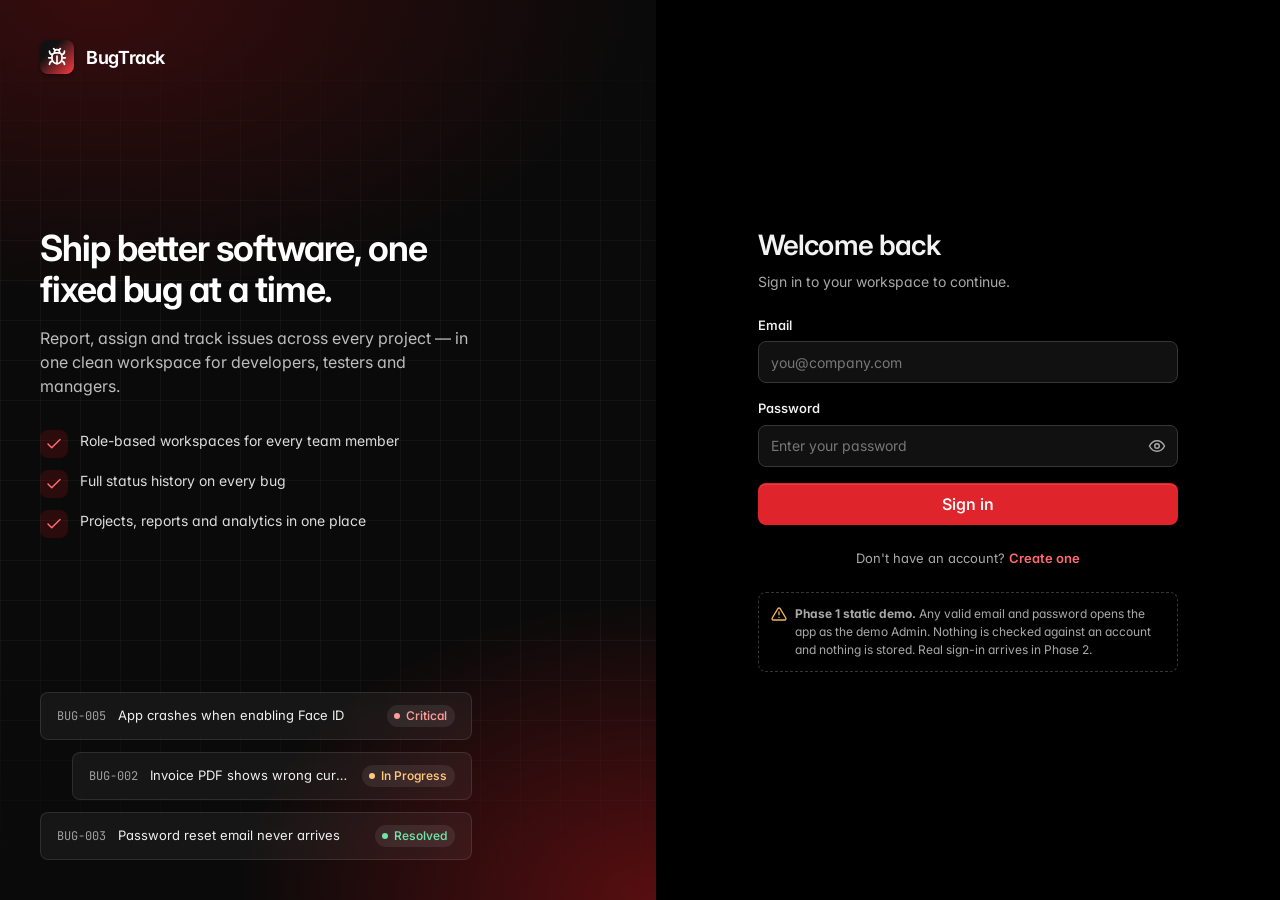
<file: index.html>
<!DOCTYPE html>
<html lang="en">
<head>
  <meta charset="UTF-8">
  <meta name="viewport" content="width=device-width, initial-scale=1.0">
  <title>BugTrack</title>
  <link rel="icon" href="assets/icons/favicon.svg" type="image/svg+xml">
  <!-- Entry point: Phase 1 has no sessions, so every visit starts at the login page. -->
  <meta http-equiv="refresh" content="0; url=pages/login.html">
</head>
<body>
  <p><a href="pages/login.html">Continue to BugTrack</a></p>
</body>
</html>
</file>
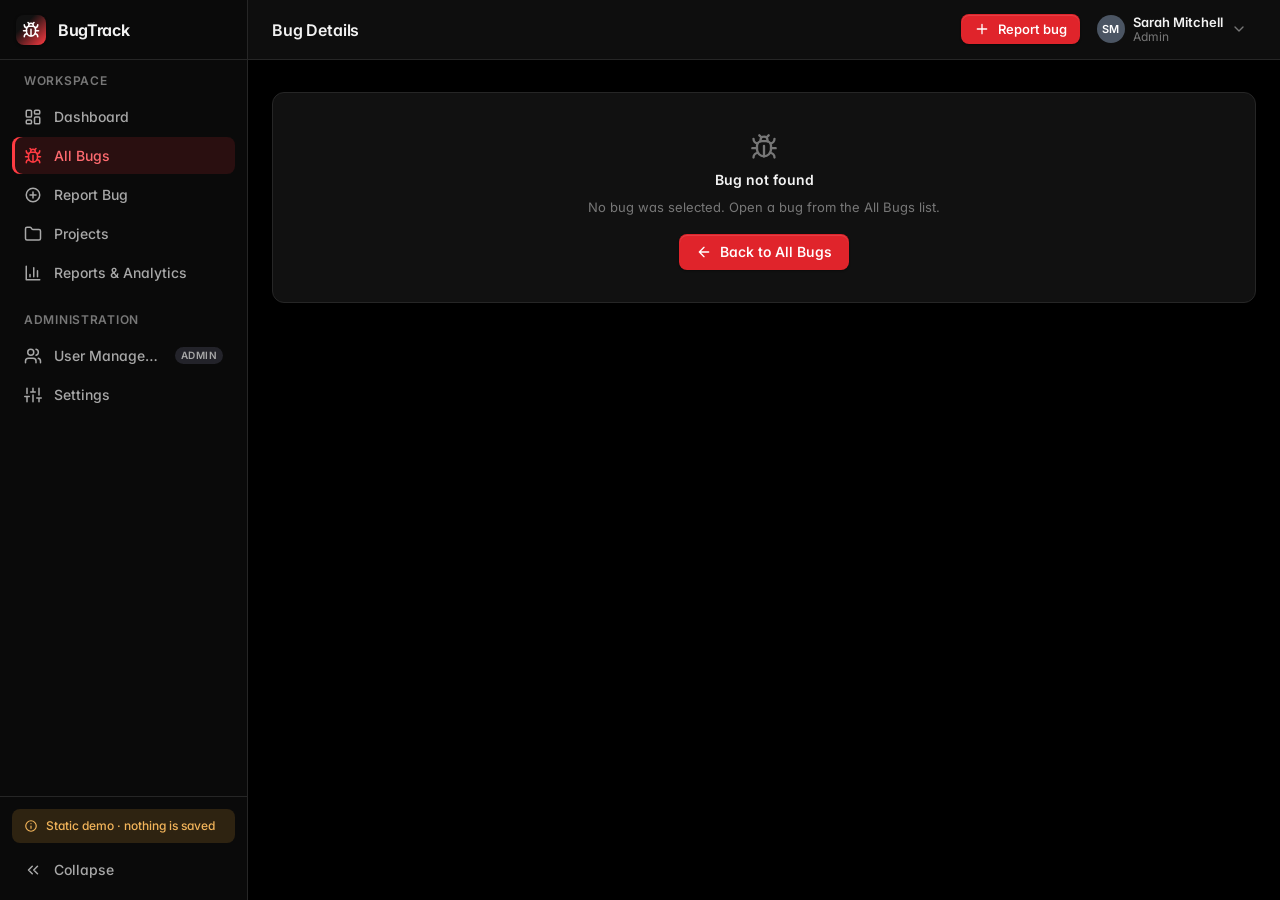
<file: pages/bug-details.html>
<!DOCTYPE html>
<html lang="en">
<head>
  <meta charset="UTF-8">
  <meta name="viewport" content="width=device-width, initial-scale=1.0">
  <title>Bug Details · BugTrack</title>
  <link rel="icon" href="../assets/icons/favicon.svg" type="image/svg+xml">
  <link rel="preconnect" href="https://fonts.googleapis.com">
  <link rel="preconnect" href="https://fonts.gstatic.com" crossorigin>
  <link href="https://fonts.googleapis.com/css2?family=Inter:wght@400;500;600;700&family=JetBrains+Mono:wght@400;500&display=swap" rel="stylesheet">
  <link rel="stylesheet" href="../css/style.css">
  <link rel="stylesheet" href="../css/bug-details.css">
  <link rel="stylesheet" href="../css/responsive.css">
</head>
<body class="is-loading">
  <a class="skip-link" href="#main-content">Skip to content</a>

  <div class="app-shell">
    <aside class="sidebar" id="app-sidebar"></aside>

    <div class="main">
      <header class="topbar" id="app-topbar"></header>

      <main class="content" id="main-content" tabindex="-1">
        <!-- Shown when ?id= is missing or the bug doesn't exist -->
        <section class="card bug-missing" id="bug-missing" hidden></section>

        <article class="bug-page" id="bug-page" aria-labelledby="bug-title" hidden>
          <nav class="breadcrumb" aria-label="Breadcrumb">
            <ol class="breadcrumb__list">
              <li><a href="bugs.html">All Bugs</a></li>
              <li id="crumb-project"></li>
              <li><span class="mono" aria-current="page" id="crumb-bug"></span></li>
            </ol>
          </nav>

          <header class="bug-header">
            <div class="bug-header__main">
              <p class="bug-header__id" id="bug-id"></p>
              <h2 class="bug-header__title" id="bug-title"></h2>
              <div class="bug-header__badges" id="bug-badges"></div>
              <p class="bug-header__meta" id="bug-meta"></p>
            </div>
            <div class="bug-header__actions">
              <a class="btn btn--secondary btn--sm" href="#comments" id="jump-comments"></a>
              <button type="button" class="btn btn--secondary btn--sm" id="copy-link"></button>
            </div>
          </header>

          <section class="card status-track" aria-label="Status progress">
            <ol class="status-steps" id="status-steps"></ol>
          </section>

          <div class="bug-layout">
            <div class="bug-col bug-layout__main">
              <!-- Description -->
              <section class="card" aria-labelledby="desc-title">
                <div class="card__header">
                  <h3 class="card__title" id="desc-title">Description</h3>
                </div>
                <div class="card__body">
                  <p class="bug-description" id="bug-description"></p>
                </div>
              </section>

              <!-- Attachments -->
              <section class="card attachments-card" id="attachments" aria-labelledby="attach-title">
                <div class="card__header">
                  <div>
                    <h3 class="card__title" id="attach-title">Attachments</h3>
                    <p class="card__subtitle" id="attach-subtitle"></p>
                  </div>
                  <button type="button" class="btn btn--secondary btn--sm" id="attach-btn" hidden></button>
                  <input type="file" id="attach-input" multiple hidden
                         accept="image/*,.pdf,.txt,.log,.csv,.json,.xml,.zip,.doc,.docx,.xls,.xlsx">
                </div>
                <div class="card__body">
                  <ul class="attach-grid" id="attach-list" role="list"></ul>
                  <div id="attach-empty" hidden></div>
                  <div class="dropzone" id="dropzone" hidden>
                    <span class="dropzone__icon" id="dropzone-icon"></span>
                    <div class="dropzone__text">
                      <p>Drag &amp; drop screenshots or files here, or <button type="button" class="link-btn" id="dropzone-browse">browse</button></p>
                      <p class="text-xs text-subtle" id="dropzone-hint"></p>
                    </div>
                  </div>
                </div>
              </section>

              <!-- Status history timeline -->
              <section class="card" id="history" aria-labelledby="history-title">
                <div class="card__header">
                  <div>
                    <h3 class="card__title" id="history-title">Status history</h3>
                    <p class="card__subtitle" id="history-summary"></p>
                  </div>
                </div>
                <div class="card__body">
                  <ol class="timeline" id="timeline"></ol>
                </div>
              </section>

              <!-- Comments & discussion -->
              <section class="card" id="comments" aria-labelledby="comments-title">
                <div class="card__header">
                  <div>
                    <h3 class="card__title" id="comments-title">Comments &amp; discussion</h3>
                    <p class="card__subtitle" id="comments-count"></p>
                  </div>
                </div>
                <div class="card__body">
                  <ul class="comment-list" id="comment-list" role="list" aria-live="polite"></ul>
                  <form class="comment-form" id="comment-form" novalidate>
                    <span class="comment-form__avatar" id="comment-avatar"></span>
                    <div class="field comment-form__field">
                      <label class="sr-only" for="comment-text">Add a comment</label>
                      <textarea class="textarea" id="comment-text" name="text" rows="3" maxlength="1000"
                                placeholder="Ask a question, share what you found, or post an update…"></textarea>
                      <p class="field-error"></p>
                      <div class="comment-form__footer">
                        <span class="text-xs text-subtle" id="comment-counter" aria-live="polite"></span>
                        <span class="text-xs text-subtle comment-form__shortcut"><kbd>Ctrl</kbd> + <kbd>Enter</kbd> to post</span>
                        <button type="submit" class="btn btn--primary btn--sm">Post comment</button>
                      </div>
                    </div>
                  </form>
                </div>
              </section>
            </div>

            <aside class="bug-col bug-layout__side" aria-label="Status, assignment and details">
              <!-- Status -->
              <section class="card" aria-labelledby="status-title">
                <div class="card__header">
                  <h3 class="card__title" id="status-title">Status</h3>
                </div>
                <div class="card__body stack">
                  <div class="status-current" id="status-current"></div>
                  <div class="status-actions" id="status-actions"></div>
                </div>
              </section>

              <!-- Assignment & deadline -->
              <section class="card" aria-labelledby="assign-title">
                <div class="card__header">
                  <h3 class="card__title" id="assign-title">Assignment</h3>
                </div>
                <div class="card__body stack">
                  <div class="stack-sm" id="assign-summary"></div>
                  <p class="status-hint" id="assign-readonly" hidden>
                    <span data-icon="lock" data-icon-size="14"></span>
                    <span>Only testers, project managers and admins can assign bugs.</span>
                  </p>
                  <form class="form-grid assign-form" id="assign-form" novalidate hidden>
                    <div class="field">
                      <label class="field__label" for="assign-developer">Assigned developer</label>
                      <select class="select" id="assign-developer" name="assignedTo"></select>
                      <p class="field-error"></p>
                    </div>
                    <div class="field">
                      <label class="field__label" for="assign-deadline">Deadline</label>
                      <input class="input" type="date" id="assign-deadline" name="deadline">
                      <p class="field__hint">Leave empty for no deadline.</p>
                      <p class="field-error"></p>
                    </div>
                    <div class="field">
                      <label class="field__label" for="assign-note">Note <span class="text-subtle">(optional)</span></label>
                      <input class="input" type="text" id="assign-note" name="note" maxlength="200" placeholder="e.g. Owns the login module">
                    </div>
                    <button type="submit" class="btn btn--primary btn--block">Save assignment</button>
                  </form>
                </div>
              </section>

              <!-- Details -->
              <section class="card" aria-labelledby="details-title">
                <div class="card__header">
                  <h3 class="card__title" id="details-title">Details</h3>
                </div>
                <div class="card__body">
                  <dl class="detail-list" id="bug-details"></dl>
                </div>
              </section>
            </aside>
          </div>
        </article>
      </main>
    </div>
  </div>

  <!-- Change status -->
  <dialog class="modal modal--sm" id="status-modal" aria-labelledby="status-modal-title">
    <form id="status-form" novalidate>
      <div class="modal__header">
        <div>
          <h2 class="modal__title" id="status-modal-title">Change status</h2>
          <p class="modal__subtitle" id="status-modal-subtitle"></p>
        </div>
        <button type="button" class="icon-btn" data-close-modal aria-label="Close" data-icon="x"></button>
      </div>
      <div class="modal__body form-grid">
        <div class="status-preview" id="status-preview"></div>
        <div class="field">
          <label class="field__label" for="status-note" id="status-note-label">Note</label>
          <textarea class="textarea" id="status-note" name="note" rows="3" maxlength="300"></textarea>
          <p class="field__hint">Shown in the status history so the team knows what happened.</p>
          <p class="field-error"></p>
        </div>
      </div>
      <div class="modal__footer">
        <button type="button" class="btn btn--secondary" data-close-modal>Cancel</button>
        <button type="submit" class="btn btn--primary" id="status-submit">Update status</button>
      </div>
    </form>
  </dialog>

  <!-- Screenshot preview -->
  <dialog class="modal modal--lg" id="preview-modal" aria-labelledby="preview-title">
    <div class="modal__header">
      <div>
        <h2 class="modal__title preview__title" id="preview-title"></h2>
        <p class="modal__subtitle" id="preview-meta"></p>
      </div>
      <button type="button" class="icon-btn" data-close-modal aria-label="Close" data-icon="x"></button>
    </div>
    <div class="modal__body preview__body">
      <img class="preview__img" id="preview-img" alt="">
    </div>
    <div class="modal__footer">
      <button type="button" class="btn btn--secondary" data-close-modal>Close</button>
      <a class="btn btn--primary" id="preview-download" href="#" download>Download</a>
    </div>
  </dialog>

  <script type="module" src="../js/bug-details.js"></script>
</body>
</html>
</file>
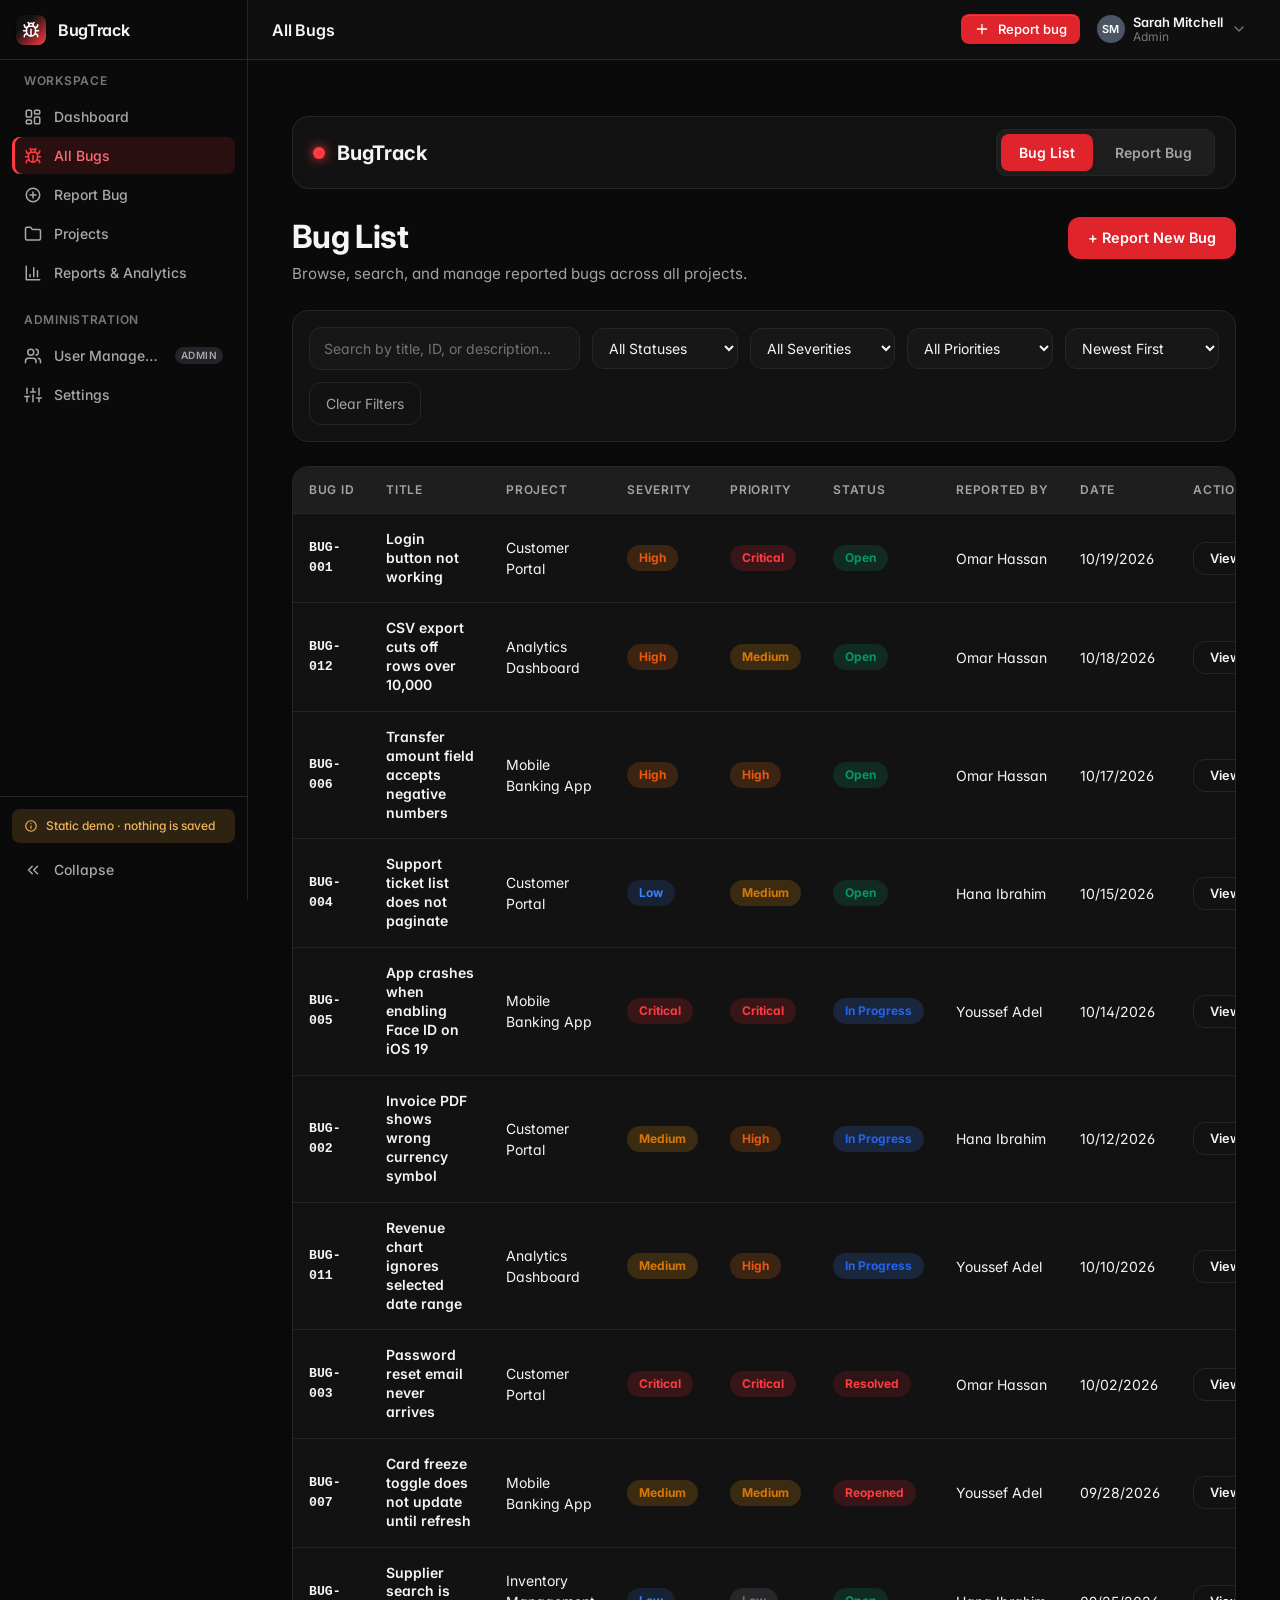
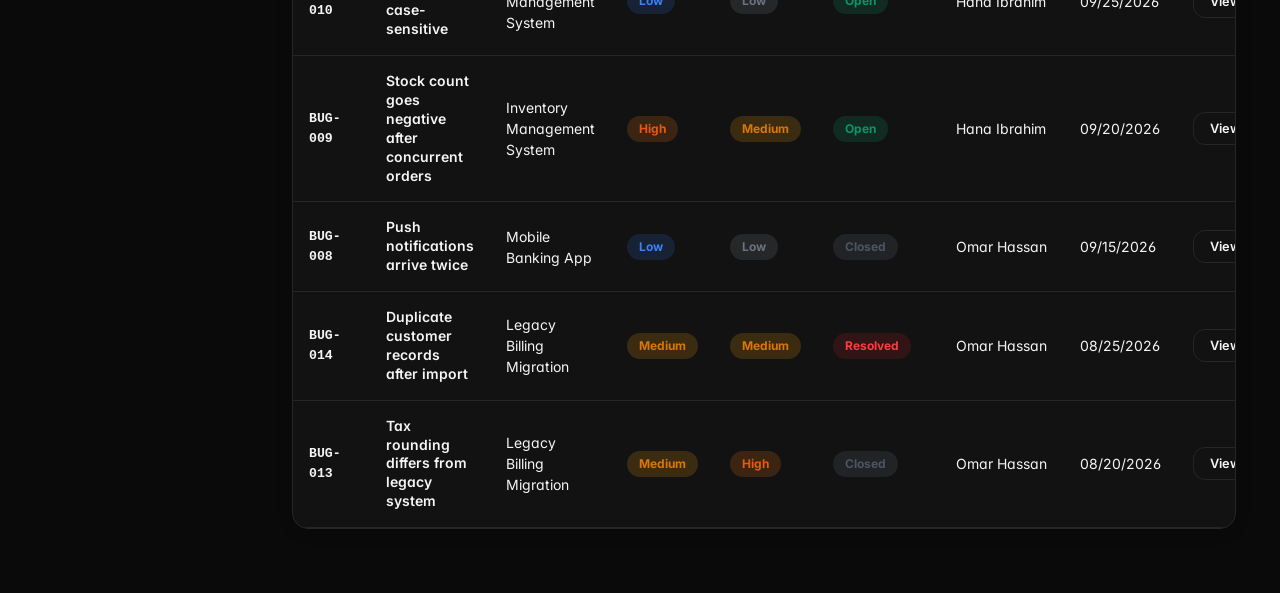
<file: pages/bugs.html>
<!DOCTYPE html>
<html lang="en">
<head>
  <meta charset="UTF-8">
  <meta name="viewport" content="width=device-width, initial-scale=1.0">
  <title>All Bugs · BugTrack</title>
  
  <!-- Shell Fonts and Icons -->
  <link rel="icon" href="../assets/icons/favicon.svg" type="image/svg+xml">
  <link rel="preconnect" href="https://fonts.googleapis.com">
  <link rel="preconnect" href="https://fonts.gstatic.com" crossorigin>
  <link href="https://fonts.googleapis.com/css2?family=Inter:wght@400;500;600;700&family=JetBrains+Mono:wght@400;500&display=swap" rel="stylesheet">
  
  <!-- Stylesheets -->
  <link rel="stylesheet" href="../css/style.css">
  <link rel="stylesheet" href="../css/responsive.css">
  <link rel="stylesheet" href="../css/bugs.css">
</head>
<body class="is-loading">
  <a class="skip-link" href="#main-content">Skip to content</a>

  <div class="app-shell">
    <aside class="sidebar" id="app-sidebar"></aside>

    <div class="main">
      <header class="topbar" id="app-topbar"></header>

      <main class="content" id="main-content" tabindex="-1">
        <div class="bugs-container">
          
          <!-- Top Header Navigation -->
          <header class="bugs-top-nav">
            <div class="bugs-brand">
              <span class="bugs-brand-dot"></span>
              <span>BugTrack</span>
            </div>
            <nav class="bugs-nav-tabs">
              <a href="bugs.html" class="bugs-nav-link active">Bug List</a>
              <a href="report-bug.html" class="bugs-nav-link">Report Bug</a>
            </nav>
          </header>

          <!-- Page Title & Actions -->
          <div class="bugs-page-header">
            <div>
              <h1>Bug List</h1>
              <p>Browse, search, and manage reported bugs across all projects.</p>
            </div>
            <button id="reportBugBtn" class="btn-report-bug">+ Report New Bug</button>
          </div>

          <!-- Filters & Search Toolbar -->
          <div class="bugs-toolbar">
            <input type="text" id="bugSearchInput" class="bugs-search" placeholder="Search by title, ID, or description...">

            <select id="filterStatus" class="bugs-filter">
              <option value="">All Statuses</option>
              <option value="Open">Open</option>
              <option value="In Progress">In Progress</option>
              <option value="Resolved">Resolved</option>
              <option value="Closed">Closed</option>
              <option value="Reopened">Reopened</option>
            </select>

            <select id="filterSeverity" class="bugs-filter">
              <option value="">All Severities</option>
              <option value="Low">Low</option>
              <option value="Medium">Medium</option>
              <option value="High">High</option>
              <option value="Critical">Critical</option>
            </select>

            <select id="filterPriority" class="bugs-filter">
              <option value="">All Priorities</option>
              <option value="Low">Low</option>
              <option value="Medium">Medium</option>
              <option value="High">High</option>
              <option value="Critical">Critical</option>
            </select>

            <select id="filterProject" class="bugs-filter" style="display:none;">
              <option value="">All Projects</option>
            </select>

            <select id="sortBugs" class="bugs-sort">
              <option value="newest">Newest First</option>
              <option value="oldest">Oldest First</option>
              <option value="priority">Highest Priority</option>
              <option value="severity">Highest Severity</option>
            </select>

            <button id="clearFiltersBtn" class="btn-clear-filters">Clear Filters</button>
          </div>

          <!-- Bugs Table Container -->
          <div id="bugsTableWrapper" class="bugs-table-wrapper">
            <table class="bugs-table">
              <thead>
                <tr>
                  <th>BUG ID</th>
                  <th>TITLE</th>
                  <th>PROJECT</th>
                  <th>SEVERITY</th>
                  <th>PRIORITY</th>
                  <th>STATUS</th>
                  <th>REPORTED BY</th>
                  <th>DATE</th>
                  <th>ACTION</th>
                </tr>
              </thead>
              <tbody id="bugsTableBody">
                <!-- Dynamic Content via bugs.js -->
              </tbody>
            </table>
          </div>

          <div id="bugsEmptyState" class="bugs-state" style="display:none;">
            <h3>No bugs found</h3>
            <p>Try adjusting your search or filters, or report a new bug.</p>
          </div>
        </div>
      </main>
    </div>
  </div>

  <script type="module" src="../js/bugs.js"></script>
  <script type="module">
    import { initLayout } from '../js/app.js';
    initLayout({ pageId: 'bugs' });
  </script>
</body>
</html>
</file>
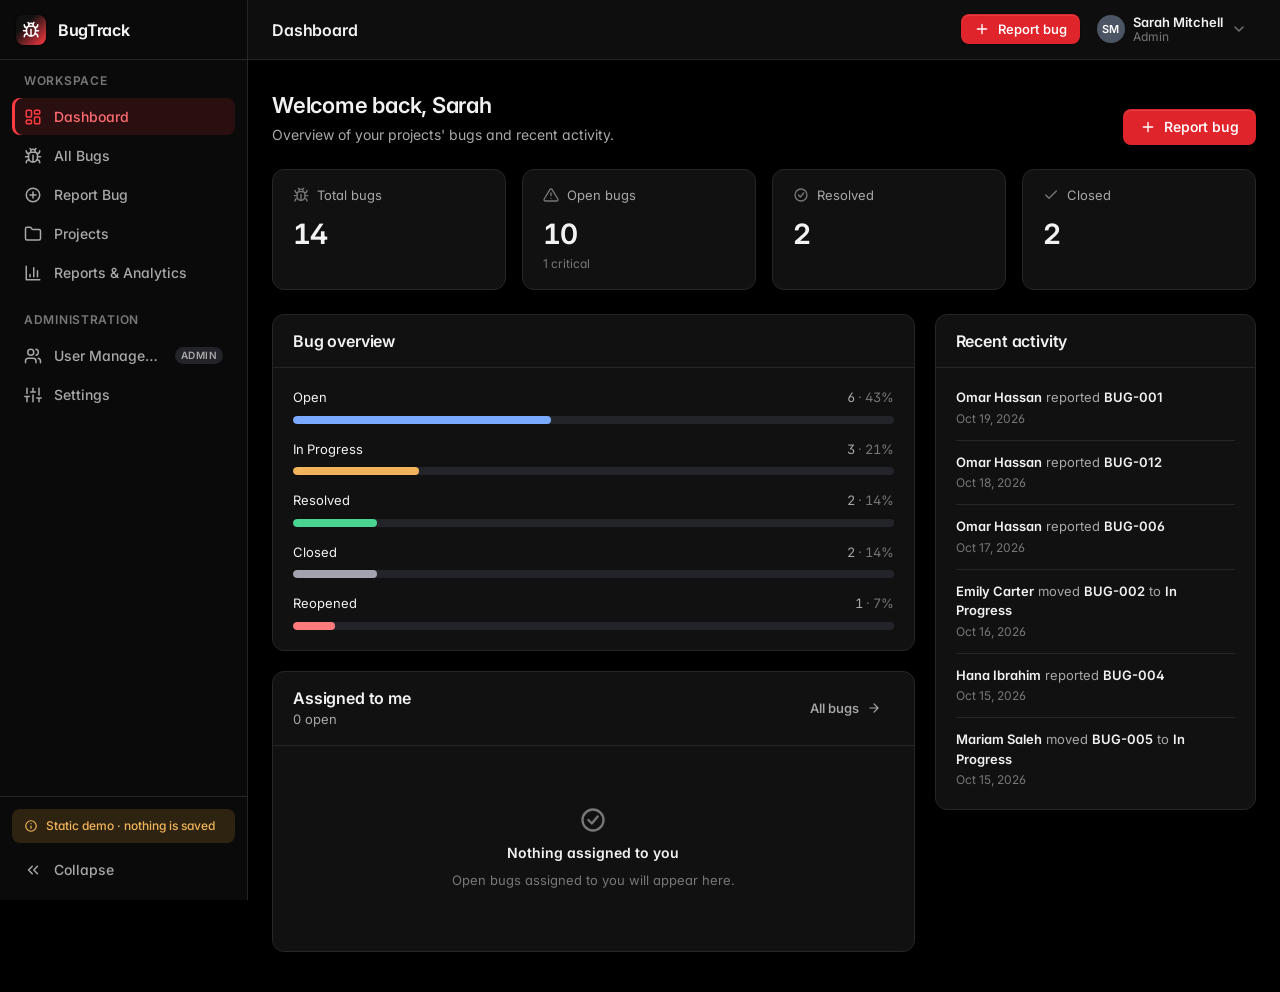
<file: pages/dashboard.html>
<!DOCTYPE html>
<html lang="en">
<head>
  <meta charset="UTF-8">
  <meta name="viewport" content="width=device-width, initial-scale=1.0">
  <title>Dashboard · BugTrack</title>
  <link rel="icon" href="../assets/icons/favicon.svg" type="image/svg+xml">
  <link rel="preconnect" href="https://fonts.googleapis.com">
  <link rel="preconnect" href="https://fonts.gstatic.com" crossorigin>
  <link href="https://fonts.googleapis.com/css2?family=Inter:wght@400;500;600;700&family=JetBrains+Mono:wght@400;500&display=swap" rel="stylesheet">
  <link rel="stylesheet" href="../css/style.css">
  <link rel="stylesheet" href="../css/dashboard.css">
  <link rel="stylesheet" href="../css/responsive.css">
</head>
<body class="is-loading">
  <a class="skip-link" href="#main-content">Skip to content</a>

  <div class="app-shell">
    <aside class="sidebar" id="app-sidebar"></aside>

    <div class="main">
      <header class="topbar" id="app-topbar"></header>

      <main class="content" id="main-content" tabindex="-1">
        <div class="page-header">
          <div>
            <h2 class="page-header__title" id="welcome-title">Dashboard</h2>
            <p class="page-header__subtitle">Overview of your projects' bugs and recent activity.</p>
          </div>
          <div class="page-header__actions">
            <a class="btn btn--primary" id="report-bug-btn" href="report-bug.html" hidden><span data-icon="plus"></span>Report bug</a>
          </div>
        </div>

        <section class="stats-grid" aria-label="Bug statistics">
          <article class="card stat-card">
            <p class="stat-card__label"><span data-icon="bug"></span>Total bugs</p>
            <p class="stat-card__value" id="stat-total">0</p>
          </article>
          <article class="card stat-card">
            <p class="stat-card__label"><span data-icon="alert"></span>Open bugs</p>
            <p class="stat-card__value" id="stat-open">0</p>
            <p class="stat-card__hint" id="stat-open-hint"></p>
          </article>
          <article class="card stat-card">
            <p class="stat-card__label"><span data-icon="check-circle"></span>Resolved</p>
            <p class="stat-card__value" id="stat-resolved">0</p>
          </article>
          <article class="card stat-card">
            <p class="stat-card__label"><span data-icon="check"></span>Closed</p>
            <p class="stat-card__value" id="stat-closed">0</p>
          </article>
        </section>

        <div class="dash-grid">
          <div class="dash-grid__main">
            <section class="card" aria-labelledby="overview-title">
              <div class="card__header">
                <h3 class="card__title" id="overview-title">Bug overview</h3>
              </div>
              <div class="card__body">
                <ul class="status-bars" id="status-breakdown" role="list"></ul>
              </div>
            </section>

            <section class="card" aria-labelledby="my-bugs-title">
              <div class="card__header">
                <div>
                  <h3 class="card__title" id="my-bugs-title">Assigned to me</h3>
                  <p class="card__subtitle"><span id="my-bugs-count">0</span> open</p>
                </div>
                <a class="btn btn--ghost btn--sm" href="bugs.html">All bugs<span data-icon="arrow-right" data-icon-size="14"></span></a>
              </div>
              <div class="card__body" id="my-bugs"></div>
            </section>
          </div>

          <section class="card" aria-labelledby="activity-title">
            <div class="card__header">
              <h3 class="card__title" id="activity-title">Recent activity</h3>
            </div>
            <div class="card__body">
              <ul class="activity-list" id="activity-list" role="list"></ul>
            </div>
          </section>
        </div>
      </main>
    </div>
  </div>

  <script type="module" src="../js/dashboard.js"></script>
</body>
</html>
</file>
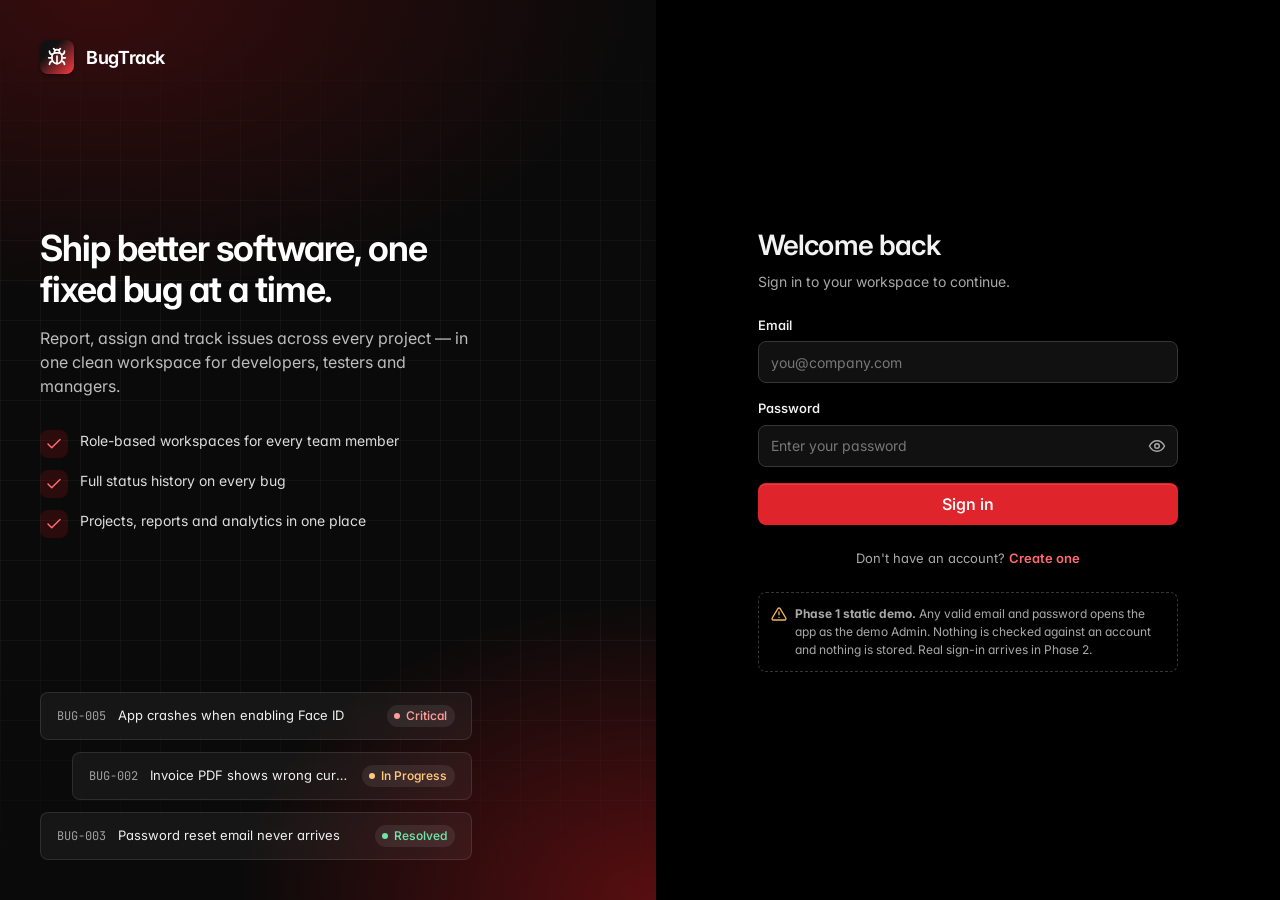
<file: pages/login.html>
<!DOCTYPE html>
<html lang="en">
<head>
  <meta charset="UTF-8">
  <meta name="viewport" content="width=device-width, initial-scale=1.0">
  <title>Sign in · BugTrack</title>
  <link rel="icon" href="../assets/icons/favicon.svg" type="image/svg+xml">
  <link rel="preconnect" href="https://fonts.googleapis.com">
  <link rel="preconnect" href="https://fonts.gstatic.com" crossorigin>
  <link href="https://fonts.googleapis.com/css2?family=Inter:wght@400;500;600;700&family=JetBrains+Mono:wght@400;500&display=swap" rel="stylesheet">
  <link rel="stylesheet" href="../css/style.css">
  <link rel="stylesheet" href="../css/auth.css">
  <link rel="stylesheet" href="../css/responsive.css">
</head>
<body>
  <div class="auth-page">
    <!-- Brand / marketing panel (hidden on small screens) -->
    <aside class="auth-brand" aria-hidden="true">
      <div class="brand">
        <span class="brand__logo" data-app-logo></span>
        <span data-app-name>BugTrack</span>
      </div>

      <div class="auth-brand__copy">
        <h2 class="auth-brand__title">Ship better software, one fixed bug at a time.</h2>
        <p class="auth-brand__text">Report, assign and track issues across every project — in one clean workspace for developers, testers and managers.</p>
        <div class="auth-features">
          <p class="auth-feature"><svg class="icon" viewBox="0 0 24 24" fill="none" stroke="currentColor" stroke-width="2" stroke-linecap="round" stroke-linejoin="round"><path d="M20 6L9 17l-5-5"/></svg>Role-based workspaces for every team member</p>
          <p class="auth-feature"><svg class="icon" viewBox="0 0 24 24" fill="none" stroke="currentColor" stroke-width="2" stroke-linecap="round" stroke-linejoin="round"><path d="M20 6L9 17l-5-5"/></svg>Full status history on every bug</p>
          <p class="auth-feature"><svg class="icon" viewBox="0 0 24 24" fill="none" stroke="currentColor" stroke-width="2" stroke-linecap="round" stroke-linejoin="round"><path d="M20 6L9 17l-5-5"/></svg>Projects, reports and analytics in one place</p>
        </div>
      </div>

      <div class="auth-preview">
        <div class="auth-preview__card"><span class="auth-preview__id">BUG-005</span><span class="auth-preview__title">App crashes when enabling Face ID</span><span class="badge badge--danger"><span class="badge__dot"></span>Critical</span></div>
        <div class="auth-preview__card"><span class="auth-preview__id">BUG-002</span><span class="auth-preview__title">Invoice PDF shows wrong currency</span><span class="badge badge--warning"><span class="badge__dot"></span>In Progress</span></div>
        <div class="auth-preview__card"><span class="auth-preview__id">BUG-003</span><span class="auth-preview__title">Password reset email never arrives</span><span class="badge badge--success"><span class="badge__dot"></span>Resolved</span></div>
      </div>
    </aside>

    <!-- Sign-in form -->
    <main class="auth-main" id="main">
      <div class="auth-card">
        <div class="auth-card__brand brand">
          <span class="brand__logo" data-app-logo></span>
          <span data-app-name>BugTrack</span>
        </div>

        <header class="auth-card__header">
          <h1 class="auth-card__title">Welcome back</h1>
          <p class="auth-card__subtitle">Sign in to your workspace to continue.</p>
        </header>

        <form class="auth-form" id="login-form" novalidate>
          <div class="field">
            <label class="field__label" for="email">Email</label>
            <input class="input" type="email" id="email" name="email" autocomplete="username" placeholder="you@company.com" required>
            <p class="field-error" id="email-error"></p>
          </div>

          <div class="field">
            <label class="field__label" for="password">Password</label>
            <div class="input-group input-group--trailing">
              <input class="input" type="password" id="password" name="password" autocomplete="current-password" placeholder="Enter your password" required>
              <button type="button" class="icon-btn input-group__button" data-toggle-password="password" aria-label="Show password" aria-pressed="false"></button>
            </div>
            <p class="field-error" id="password-error"></p>
          </div>

          <button type="submit" class="btn btn--primary btn--lg btn--block"><span class="btn__label">Sign in</span></button>
        </form>

        <p class="auth-switch">Don't have an account? <a href="register.html">Create one</a></p>

        <p class="sim-notice">
          <svg class="icon" width="16" height="16" viewBox="0 0 24 24" fill="none" stroke="currentColor" stroke-width="2" stroke-linecap="round" stroke-linejoin="round" aria-hidden="true"><path d="M10.3 3.9L1.8 18a2 2 0 0 0 1.7 3h17a2 2 0 0 0 1.7-3L13.7 3.9a2 2 0 0 0-3.4 0z"/><path d="M12 9v4M12 17h.01"/></svg>
          <span><strong>Phase 1 static demo.</strong> Any valid email and password opens the app as the demo Admin. Nothing is checked against an account and nothing is stored. Real sign-in arrives in Phase 2.</span>
        </p>
      </div>
    </main>
  </div>

  <script type="module">
    import { initLoginPage } from '../js/auth.js';
    initLoginPage();
  </script>
</body>
</html>
</file>
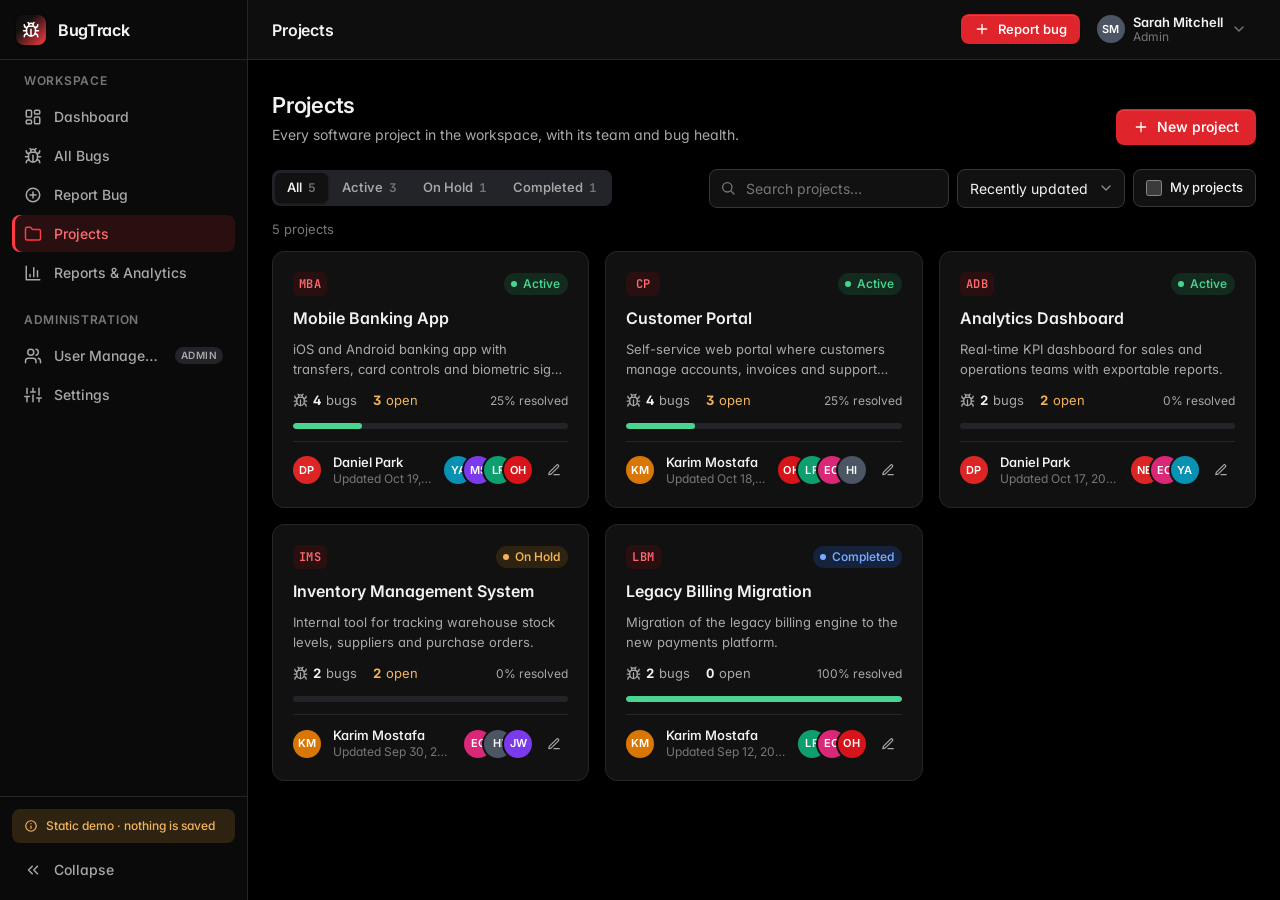
<file: pages/projects.html>
<!DOCTYPE html>
<html lang="en">
<head>
  <meta charset="UTF-8">
  <meta name="viewport" content="width=device-width, initial-scale=1.0">
  <title>Projects · BugTrack</title>
  <link rel="icon" href="../assets/icons/favicon.svg" type="image/svg+xml">
  <link rel="preconnect" href="https://fonts.googleapis.com">
  <link rel="preconnect" href="https://fonts.gstatic.com" crossorigin>
  <link href="https://fonts.googleapis.com/css2?family=Inter:wght@400;500;600;700&family=JetBrains+Mono:wght@400;500&display=swap" rel="stylesheet">
  <link rel="stylesheet" href="../css/style.css">
  <link rel="stylesheet" href="../css/admin.css">
  <link rel="stylesheet" href="../css/responsive.css">
</head>
<body class="is-loading">
  <a class="skip-link" href="#main-content">Skip to content</a>

  <div class="app-shell">
    <aside class="sidebar" id="app-sidebar"></aside>

    <div class="main">
      <header class="topbar" id="app-topbar"></header>

      <main class="content" id="main-content" tabindex="-1">
        <div class="page-header">
          <div>
            <h2 class="page-header__title">Projects</h2>
            <p class="page-header__subtitle">Every software project in the workspace, with its team and bug health.</p>
          </div>
          <div class="page-header__actions">
            <button type="button" class="btn btn--primary" id="new-project-btn" hidden>
              <span data-icon="plus"></span>New project
            </button>
          </div>
        </div>

        <div class="projects-toolbar">
          <div class="segmented" id="status-tabs" role="group" aria-label="Filter by status"></div>

          <div class="projects-toolbar__right">
            <div class="input-group projects-toolbar__search">
              <span class="input-group__icon" data-icon="search"></span>
              <label class="sr-only" for="project-search">Search projects</label>
              <input class="input" type="search" id="project-search" placeholder="Search projects…" autocomplete="off">
            </div>
            <label class="sr-only" for="project-sort">Sort projects</label>
            <select class="select projects-toolbar__sort" id="project-sort">
              <option value="updated">Recently updated</option>
              <option value="name">Name (A–Z)</option>
              <option value="bugs">Most bugs</option>
              <option value="open">Most open bugs</option>
            </select>
            <label class="check check--pill">
              <input type="checkbox" id="mine-only">
              <span>My projects</span>
            </label>
          </div>
        </div>

        <p class="text-sm text-subtle results-meta" id="project-count" aria-live="polite"></p>
        <div class="projects-grid" id="projects-grid"></div>
        <div class="card" id="projects-empty" hidden></div>
      </main>
    </div>
  </div>

  <!-- Project details -->
  <dialog class="modal modal--lg" id="project-view-modal" aria-labelledby="project-view-title">
    <div class="modal__header">
      <div>
        <p class="modal__eyebrow" id="project-view-eyebrow"></p>
        <h2 class="modal__title" id="project-view-title">Project</h2>
      </div>
      <button type="button" class="icon-btn" data-close-modal aria-label="Close" data-icon="x" data-icon-size="18"></button>
    </div>
    <div class="modal__body" id="project-view-body"></div>
    <div class="modal__footer">
      <button type="button" class="btn btn--secondary" data-close-modal>Close</button>
      <a class="btn btn--secondary" id="project-view-bugs" href="bugs.html">View all bugs</a>
      <button type="button" class="btn btn--primary" id="project-view-edit" hidden>Edit project</button>
    </div>
  </dialog>

  <!-- Create / edit project -->
  <dialog class="modal modal--lg" id="project-form-modal" aria-labelledby="project-form-title">
    <form id="project-form" novalidate>
      <div class="modal__header">
        <div>
          <h2 class="modal__title" id="project-form-title">New project</h2>
          <p class="modal__subtitle" id="project-form-subtitle">Projects group bugs and the people who work on them.</p>
        </div>
        <button type="button" class="icon-btn" data-close-modal aria-label="Close" data-icon="x" data-icon-size="18"></button>
      </div>
      <div class="modal__body form-grid">
        <input type="hidden" name="id">
        <div class="form-row form-row--name">
          <div class="field">
            <label class="field__label" for="project-name">Project name<span class="required" aria-hidden="true">*</span></label>
            <input class="input" type="text" id="project-name" name="name" maxlength="60" placeholder="e.g. Customer Portal" required>
            <p class="field-error"></p>
          </div>
          <div class="field">
            <label class="field__label" for="project-key">Key<span class="required" aria-hidden="true">*</span></label>
            <input class="input mono" type="text" id="project-key" name="key" maxlength="5" placeholder="CP" required autocomplete="off">
            <p class="field__hint">2–5 letters/digits, e.g. CP</p>
            <p class="field-error"></p>
          </div>
        </div>

        <div class="field">
          <label class="field__label" for="project-description">Description<span class="required" aria-hidden="true">*</span></label>
          <textarea class="textarea" id="project-description" name="description" maxlength="300" placeholder="What is this project about?" required></textarea>
          <p class="field__hint"><span id="description-count">0</span>/300 characters</p>
          <p class="field-error"></p>
        </div>

        <div class="form-row">
          <div class="field">
            <label class="field__label" for="project-status">Status</label>
            <select class="select" id="project-status" name="status"></select>
            <p class="field-error"></p>
          </div>
          <div class="field">
            <label class="field__label" for="project-manager">Project manager<span class="required" aria-hidden="true">*</span></label>
            <select class="select" id="project-manager" name="managerId"></select>
            <p class="field__hint" id="manager-hint"></p>
            <p class="field-error"></p>
          </div>
        </div>

        <fieldset class="field member-picker">
          <legend class="field__label">Team members</legend>
          <div class="member-picker__list" id="member-list"></div>
          <p class="field__hint">Developers and testers who work on this project.</p>
        </fieldset>
      </div>
      <div class="modal__footer">
        <button type="button" class="btn btn--secondary" data-close-modal>Cancel</button>
        <button type="submit" class="btn btn--primary" id="project-submit">Create project</button>
      </div>
    </form>
  </dialog>

  <script type="module" src="../js/projects.js"></script>
</body>
</html>
</file>
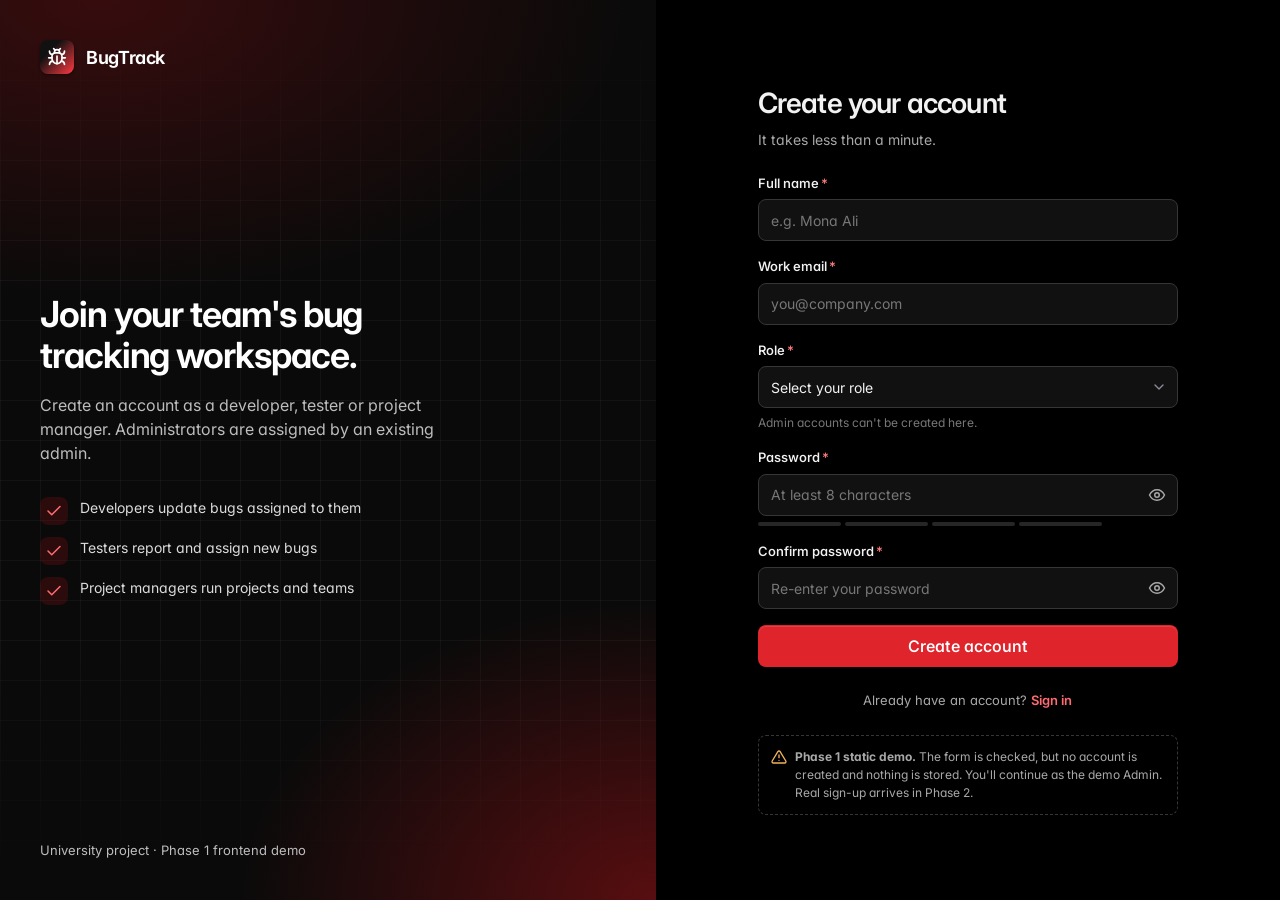
<file: pages/register.html>
<!DOCTYPE html>
<html lang="en">
<head>
  <meta charset="UTF-8">
  <meta name="viewport" content="width=device-width, initial-scale=1.0">
  <title>Create account · BugTrack</title>
  <link rel="icon" href="../assets/icons/favicon.svg" type="image/svg+xml">
  <link rel="preconnect" href="https://fonts.googleapis.com">
  <link rel="preconnect" href="https://fonts.gstatic.com" crossorigin>
  <link href="https://fonts.googleapis.com/css2?family=Inter:wght@400;500;600;700&family=JetBrains+Mono:wght@400;500&display=swap" rel="stylesheet">
  <link rel="stylesheet" href="../css/style.css">
  <link rel="stylesheet" href="../css/auth.css">
  <link rel="stylesheet" href="../css/responsive.css">
</head>
<body>
  <div class="auth-page">
    <aside class="auth-brand" aria-hidden="true">
      <div class="brand">
        <span class="brand__logo" data-app-logo></span>
        <span data-app-name>BugTrack</span>
      </div>

      <div class="auth-brand__copy">
        <h2 class="auth-brand__title">Join your team's bug tracking workspace.</h2>
        <p class="auth-brand__text">Create an account as a developer, tester or project manager. Administrators are assigned by an existing admin.</p>
        <div class="auth-features">
          <p class="auth-feature"><svg class="icon" viewBox="0 0 24 24" fill="none" stroke="currentColor" stroke-width="2" stroke-linecap="round" stroke-linejoin="round"><path d="M20 6L9 17l-5-5"/></svg>Developers update bugs assigned to them</p>
          <p class="auth-feature"><svg class="icon" viewBox="0 0 24 24" fill="none" stroke="currentColor" stroke-width="2" stroke-linecap="round" stroke-linejoin="round"><path d="M20 6L9 17l-5-5"/></svg>Testers report and assign new bugs</p>
          <p class="auth-feature"><svg class="icon" viewBox="0 0 24 24" fill="none" stroke="currentColor" stroke-width="2" stroke-linecap="round" stroke-linejoin="round"><path d="M20 6L9 17l-5-5"/></svg>Project managers run projects and teams</p>
        </div>
      </div>
      <p class="auth-brand__text" style="font-size: var(--text-sm)">University project · Phase 1 frontend demo</p>
    </aside>

    <main class="auth-main" id="main">
      <div class="auth-card">
        <div class="auth-card__brand brand">
          <span class="brand__logo" data-app-logo></span>
          <span data-app-name>BugTrack</span>
        </div>

        <header class="auth-card__header">
          <h1 class="auth-card__title">Create your account</h1>
          <p class="auth-card__subtitle">It takes less than a minute.</p>
        </header>

        <div class="alert alert--error" id="register-alert" role="alert" hidden></div>

        <form class="auth-form" id="register-form" novalidate>
          <fieldset>
            <legend class="sr-only">Account details</legend>

            <div class="field">
              <label class="field__label" for="name">Full name<span class="required" aria-hidden="true">*</span></label>
              <input class="input" type="text" id="name" name="name" autocomplete="name" placeholder="e.g. Mona Ali" maxlength="60" required>
              <p class="field-error" id="name-error"></p>
            </div>

            <div class="field">
              <label class="field__label" for="email">Work email<span class="required" aria-hidden="true">*</span></label>
              <input class="input" type="email" id="email" name="email" autocomplete="email" placeholder="you@company.com" required>
              <p class="field-error" id="email-error"></p>
            </div>

            <div class="field">
              <label class="field__label" for="role">Role<span class="required" aria-hidden="true">*</span></label>
              <select class="select" id="role" name="role" required></select>
              <p class="field__hint">Admin accounts can't be created here.</p>
              <p class="field-error" id="role-error"></p>
            </div>

            <div class="field">
              <label class="field__label" for="password">Password<span class="required" aria-hidden="true">*</span></label>
              <div class="input-group input-group--trailing">
                <input class="input" type="password" id="password" name="password" autocomplete="new-password" placeholder="At least 8 characters" required aria-describedby="password-strength">
                <button type="button" class="icon-btn input-group__button" data-toggle-password="password" aria-label="Show password" aria-pressed="false"></button>
              </div>
              <div class="strength" id="password-strength" aria-live="polite">
                <div class="strength__bars" aria-hidden="true"><span></span><span></span><span></span><span></span></div>
                <span class="strength__label"></span>
              </div>
              <p class="field-error" id="password-error"></p>
            </div>

            <div class="field">
              <label class="field__label" for="confirmPassword">Confirm password<span class="required" aria-hidden="true">*</span></label>
              <div class="input-group input-group--trailing">
                <input class="input" type="password" id="confirmPassword" name="confirmPassword" autocomplete="new-password" placeholder="Re-enter your password" required>
                <button type="button" class="icon-btn input-group__button" data-toggle-password="confirmPassword" aria-label="Show password" aria-pressed="false"></button>
              </div>
              <p class="field-error" id="confirmPassword-error"></p>
            </div>

            <button type="submit" class="btn btn--primary btn--lg btn--block"><span class="btn__label">Create account</span></button>
          </fieldset>
        </form>

        <p class="auth-switch">Already have an account? <a href="login.html">Sign in</a></p>

        <p class="sim-notice">
          <svg class="icon" width="16" height="16" viewBox="0 0 24 24" fill="none" stroke="currentColor" stroke-width="2" stroke-linecap="round" stroke-linejoin="round" aria-hidden="true"><path d="M10.3 3.9L1.8 18a2 2 0 0 0 1.7 3h17a2 2 0 0 0 1.7-3L13.7 3.9a2 2 0 0 0-3.4 0z"/><path d="M12 9v4M12 17h.01"/></svg>
          <span><strong>Phase 1 static demo.</strong> The form is checked, but no account is created and nothing is stored. You'll continue as the demo Admin. Real sign-up arrives in Phase 2.</span>
        </p>
      </div>
    </main>
  </div>

  <script type="module">
    import { initRegisterPage } from '../js/auth.js';
    initRegisterPage();
  </script>
</body>
</html>
</file>
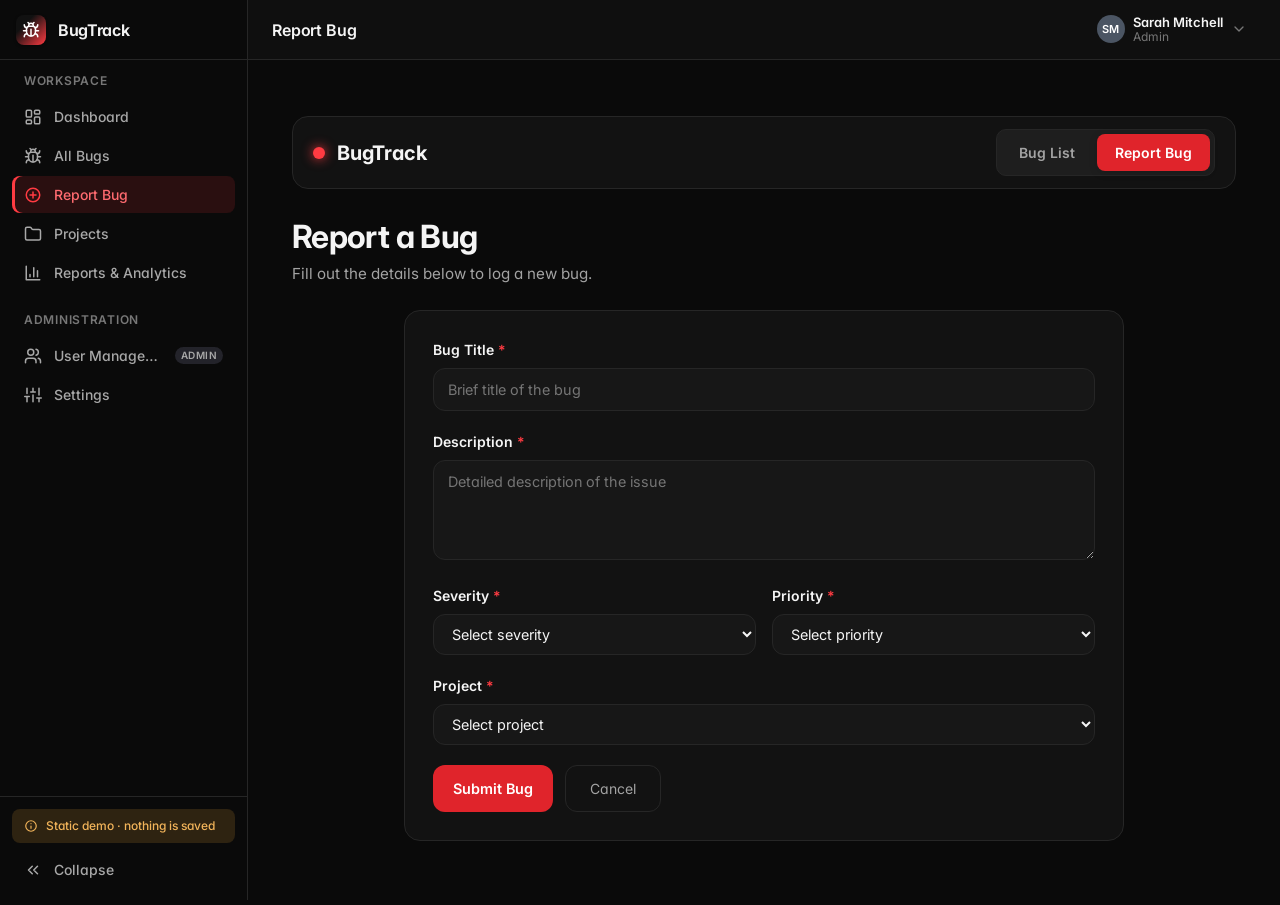
<file: pages/report-bug.html>
<!DOCTYPE html>
<html lang="en">
<head>
  <meta charset="UTF-8">
  <meta name="viewport" content="width=device-width, initial-scale=1.0">
  <title>Report Bug · BugTrack</title>
  
  <!-- Shell Fonts and Icons -->
  <link rel="icon" href="../assets/icons/favicon.svg" type="image/svg+xml">
  <link rel="preconnect" href="https://fonts.googleapis.com">
  <link rel="preconnect" href="https://fonts.gstatic.com" crossorigin>
  <link href="https://fonts.googleapis.com/css2?family=Inter:wght@400;500;600;700&family=JetBrains+Mono:wght@400;500&display=swap" rel="stylesheet">
  
  <!-- Stylesheets -->
  <link rel="stylesheet" href="../css/style.css">
  <link rel="stylesheet" href="../css/responsive.css">
  <link rel="stylesheet" href="../css/bugs.css">
</head>
<body class="is-loading">
  <a class="skip-link" href="#main-content">Skip to content</a>

  <div class="app-shell">
    <aside class="sidebar" id="app-sidebar"></aside>

    <div class="main">
      <header class="topbar" id="app-topbar"></header>

      <main class="content" id="main-content" tabindex="-1">
        <div class="bugs-container">
          
          <!-- Top Header Navigation -->
          <header class="bugs-top-nav">
            <div class="bugs-brand">
              <span class="bugs-brand-dot"></span>
              <span>BugTrack</span>
            </div>
            <nav class="bugs-nav-tabs">
              <a href="bugs.html" class="bugs-nav-link">Bug List</a>
              <a href="report-bug.html" class="bugs-nav-link active">Report Bug</a>
            </nav>
          </header>

          <div class="bugs-page-header">
            <div>
              <h1>Report a Bug</h1>
              <p>Fill out the details below to log a new bug.</p>
            </div>
          </div>

          <form id="reportBugForm" class="report-bug-form" novalidate>
            <div class="form-group">
              <label for="bugTitle">Bug Title <span class="required-mark">*</span></label>
              <input type="text" id="bugTitle" name="title" required placeholder="Brief title of the bug">
            </div>

            <div class="form-group">
              <label for="bugDescription">Description <span class="required-mark">*</span></label>
              <textarea id="bugDescription" name="description" required placeholder="Detailed description of the issue"></textarea>
            </div>

            <div class="form-row">
              <div class="form-group">
                <label for="bugSeverity">Severity <span class="required-mark">*</span></label>
                <select id="bugSeverity" name="severity" required>
                  <option value="">Select severity</option>
                  <option value="Low">Low</option>
                  <option value="Medium">Medium</option>
                  <option value="High">High</option>
                  <option value="Critical">Critical</option>
                </select>
              </div>

              <div class="form-group">
                <label for="bugPriority">Priority <span class="required-mark">*</span></label>
                <select id="bugPriority" name="priority" required>
                  <option value="">Select priority</option>
                  <option value="Low">Low</option>
                  <option value="Medium">Medium</option>
                  <option value="High">High</option>
                  <option value="Critical">Critical</option>
                </select>
              </div>
            </div>

            <div class="form-group">
              <label for="bugProject">Project <span class="required-mark">*</span></label>
              <select id="bugProject" name="projectId" required>
                <option value="">Select project</option>
              </select>
            </div>

            <div class="form-actions">
              <button type="submit" id="submitBugBtn" class="btn-submit-bug">Submit Bug</button>
              <button type="button" id="cancelBugBtn" class="btn-cancel-bug">Cancel</button>
            </div>
          </form>
        </div>
      </main>
    </div>
  </div>

  <script type="module" src="../js/bugs.js"></script>
  <script type="module">
    import { initLayout } from '../js/app.js';
    initLayout({ pageId: 'report-bug', permission: 'bugs.report' });
  </script>
</body>
</html>
</file>
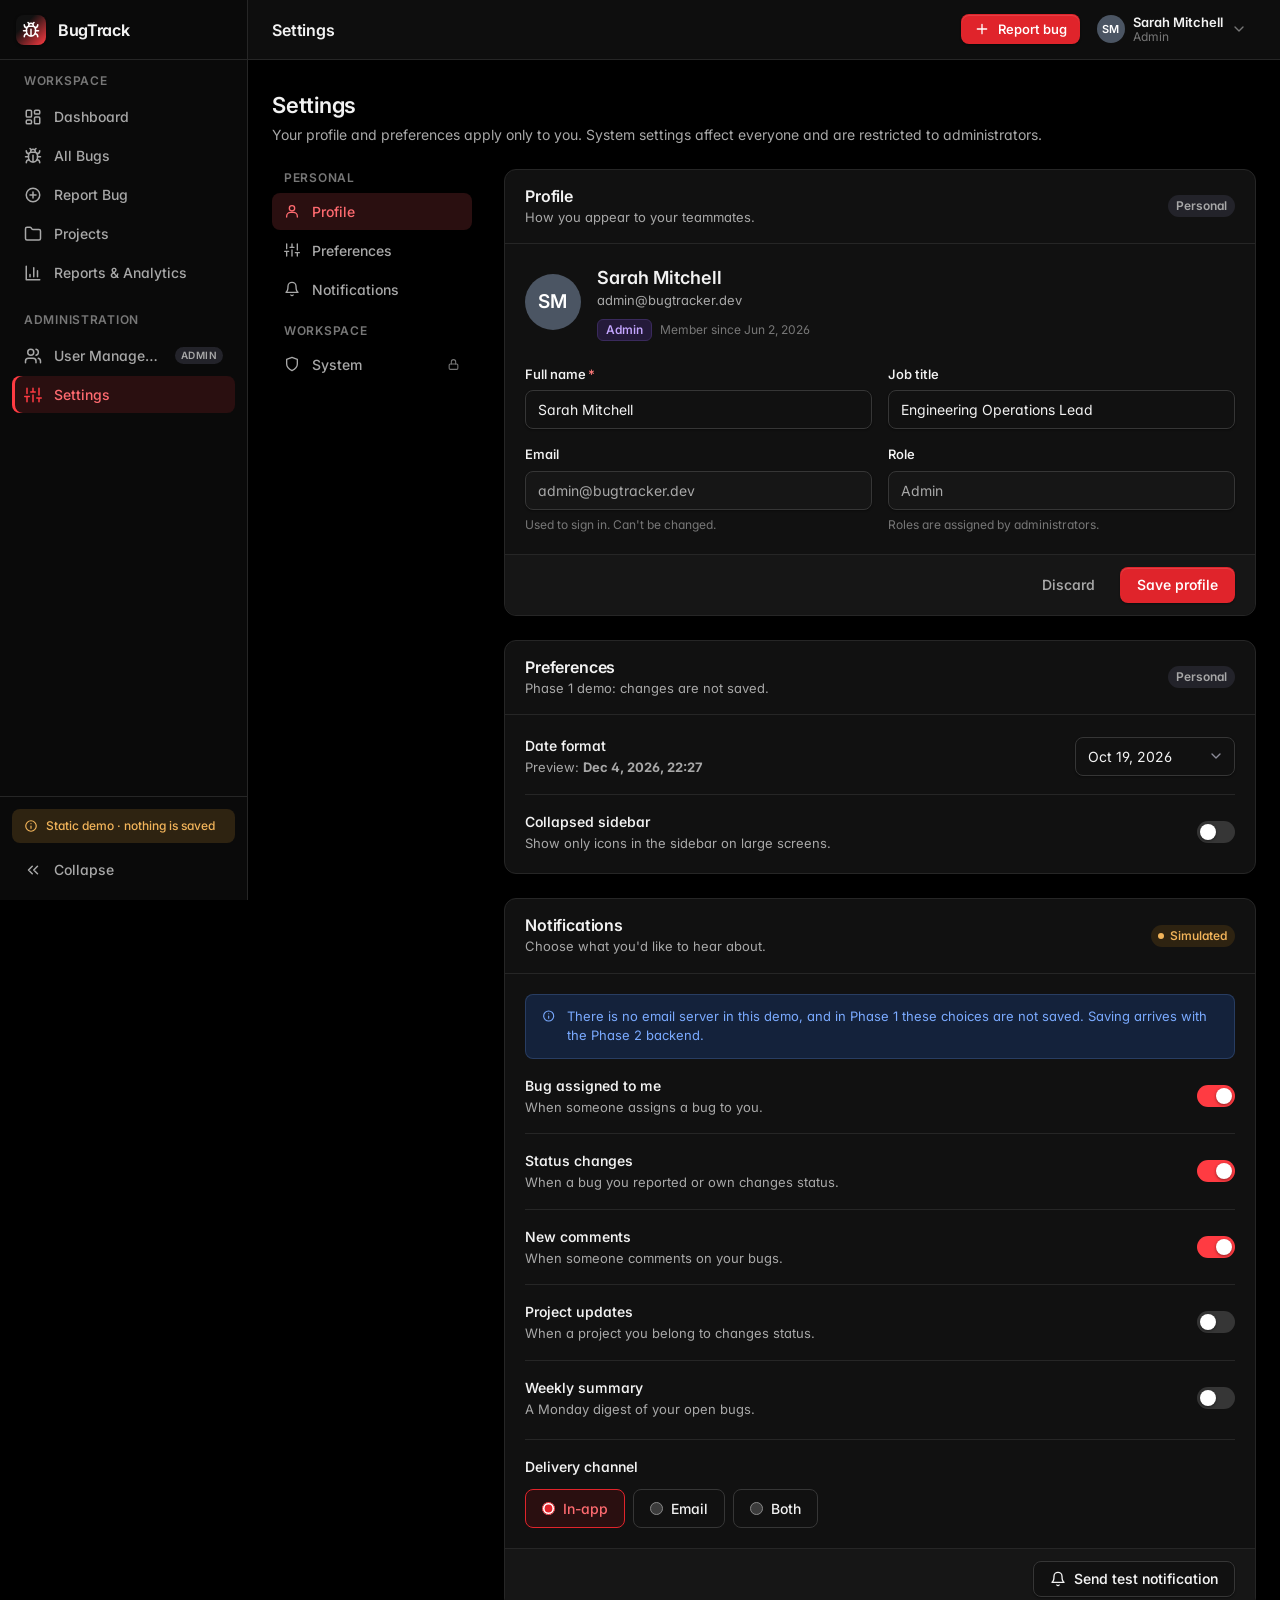
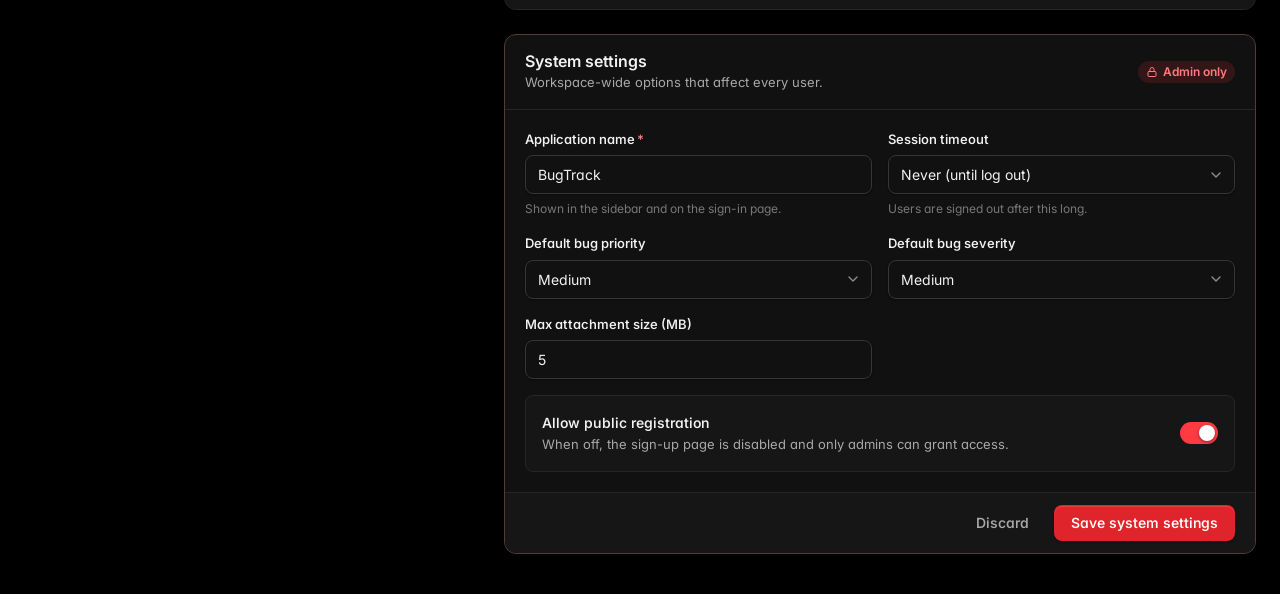
<file: pages/settings.html>
<!DOCTYPE html>
<html lang="en">
<head>
  <meta charset="UTF-8">
  <meta name="viewport" content="width=device-width, initial-scale=1.0">
  <title>Settings · BugTrack</title>
  <link rel="icon" href="../assets/icons/favicon.svg" type="image/svg+xml">
  <link rel="preconnect" href="https://fonts.googleapis.com">
  <link rel="preconnect" href="https://fonts.gstatic.com" crossorigin>
  <link href="https://fonts.googleapis.com/css2?family=Inter:wght@400;500;600;700&family=JetBrains+Mono:wght@400;500&display=swap" rel="stylesheet">
  <link rel="stylesheet" href="../css/style.css">
  <link rel="stylesheet" href="../css/admin.css">
  <link rel="stylesheet" href="../css/responsive.css">
</head>
<body class="is-loading">
  <a class="skip-link" href="#main-content">Skip to content</a>

  <div class="app-shell">
    <aside class="sidebar" id="app-sidebar"></aside>

    <div class="main">
      <header class="topbar" id="app-topbar"></header>

      <main class="content" id="main-content" tabindex="-1">
        <div class="page-header">
          <div>
            <h2 class="page-header__title">Settings</h2>
            <p class="page-header__subtitle">Your profile and preferences apply only to you. System settings affect everyone and are restricted to administrators.</p>
          </div>
        </div>

        <div class="settings-layout">
          <!-- Section navigation -->
          <nav class="settings-nav" aria-label="Settings sections">
            <p class="settings-nav__group">Personal</p>
            <a class="settings-nav__link" href="#profile"><span data-icon="user"></span>Profile</a>
            <a class="settings-nav__link" href="#preferences"><span data-icon="settings"></span>Preferences</a>
            <a class="settings-nav__link" href="#notifications"><span data-icon="bell"></span>Notifications</a>
            <p class="settings-nav__group">Workspace</p>
            <a class="settings-nav__link" href="#system"><span data-icon="shield"></span>System<span class="settings-nav__lock" data-icon="lock" data-icon-size="13" title="Admin only"></span></a>
          </nav>

          <div class="settings-sections">
            <!-- ========== Profile ========== -->
            <section class="card settings-card" id="profile" aria-labelledby="profile-title">
              <form id="profile-form" novalidate>
                <div class="card__header">
                  <div>
                    <h3 class="card__title" id="profile-title">Profile</h3>
                    <p class="card__subtitle">How you appear to your teammates.</p>
                  </div>
                  <span class="scope-tag scope-tag--personal">Personal</span>
                </div>
                <div class="card__body">
                  <div class="profile-summary" id="profile-summary"></div>
                  <div class="form-grid mt-6">
                    <div class="form-row">
                      <div class="field">
                        <label class="field__label" for="profile-name">Full name<span class="required" aria-hidden="true">*</span></label>
                        <input class="input" type="text" id="profile-name" name="name" maxlength="60" autocomplete="name" required>
                        <p class="field-error"></p>
                      </div>
                      <div class="field">
                        <label class="field__label" for="profile-job">Job title</label>
                        <input class="input" type="text" id="profile-job" name="jobTitle" maxlength="60" placeholder="e.g. Frontend Developer">
                        <p class="field-error"></p>
                      </div>
                    </div>
                    <div class="form-row">
                      <div class="field">
                        <label class="field__label" for="profile-email">Email</label>
                        <input class="input" type="email" id="profile-email" name="email" readonly>
                        <p class="field__hint">Used to sign in. Can't be changed.</p>
                      </div>
                      <div class="field">
                        <label class="field__label" for="profile-role">Role</label>
                        <input class="input" type="text" id="profile-role" name="role" readonly>
                        <p class="field__hint">Roles are assigned by administrators.</p>
                      </div>
                    </div>
                  </div>
                </div>
                <div class="card__footer">
                  <button type="button" class="btn btn--ghost" id="profile-reset">Discard</button>
                  <button type="submit" class="btn btn--primary">Save profile</button>
                </div>
              </form>
            </section>

            <!-- ========== Preferences ========== -->
            <section class="card settings-card" id="preferences" aria-labelledby="preferences-title">
              <div class="card__header">
                <div>
                  <h3 class="card__title" id="preferences-title">Preferences</h3>
                  <p class="card__subtitle">Phase 1 demo: changes are not saved.</p>
                </div>
                <span class="scope-tag scope-tag--personal">Personal</span>
              </div>
              <div class="card__body setting-rows">
                <div class="setting-row">
                  <div class="setting-row__text">
                    <label class="setting-row__label" for="pref-date-format">Date format</label>
                    <p class="setting-row__hint">Preview: <strong id="date-preview"></strong></p>
                  </div>
                  <select class="select setting-row__control" id="pref-date-format">
                    <option value="medium">Oct 19, 2026</option>
                    <option value="dmy">19/10/2026</option>
                    <option value="iso">2026-10-19</option>
                  </select>
                </div>
                <div class="setting-row">
                  <div class="setting-row__text">
                    <label class="setting-row__label" for="pref-sidebar">Collapsed sidebar</label>
                    <p class="setting-row__hint">Show only icons in the sidebar on large screens.</p>
                  </div>
                  <label class="switch"><input type="checkbox" role="switch" id="pref-sidebar"><span class="switch__track"></span></label>
                </div>
              </div>
            </section>

            <!-- ========== Notifications ========== -->
            <section class="card settings-card" id="notifications" aria-labelledby="notifications-title">
              <div class="card__header">
                <div>
                  <h3 class="card__title" id="notifications-title">Notifications</h3>
                  <p class="card__subtitle">Choose what you'd like to hear about.</p>
                </div>
                <span class="badge badge--warning"><span class="badge__dot"></span>Simulated</span>
              </div>
              <div class="card__body">
                <p class="alert alert--info"><span data-icon="info"></span><span>There is no email server in this demo, and in Phase 1 these choices are not saved. Saving arrives with the Phase 2 backend.</span></p>
                <div class="setting-rows mt-4" id="notification-toggles"></div>

                <fieldset class="channel-picker">
                  <legend class="setting-row__label">Delivery channel</legend>
                  <div class="channel-picker__options" id="channel-options">
                    <label class="channel-option"><input type="radio" name="channel" value="in-app"><span>In-app</span></label>
                    <label class="channel-option"><input type="radio" name="channel" value="email"><span>Email</span></label>
                    <label class="channel-option"><input type="radio" name="channel" value="both"><span>Both</span></label>
                  </div>
                </fieldset>
              </div>
              <div class="card__footer">
                <button type="button" class="btn btn--secondary" id="test-notification"><span data-icon="bell"></span>Send test notification</button>
              </div>
            </section>

            <!-- ========== System (Admin only) ========== -->
            <section class="card settings-card settings-card--admin" id="system" aria-labelledby="system-title">
              <div class="card__header">
                <div>
                  <h3 class="card__title" id="system-title">System settings</h3>
                  <p class="card__subtitle">Workspace-wide options that affect every user.</p>
                </div>
                <span class="scope-tag scope-tag--admin"><span data-icon="lock" data-icon-size="12"></span>Admin only</span>
              </div>

              <!-- Shown to non-admins -->
              <div class="card__body locked-panel" id="system-locked" hidden>
                <span class="locked-panel__icon" data-icon="lock" data-icon-size="22"></span>
                <p class="locked-panel__title">Restricted to administrators</p>
                <p class="text-sm text-muted">System settings are managed by your workspace admins. Contact an administrator if something here needs to change.</p>
              </div>

              <!-- Shown to admins -->
              <form id="system-form" novalidate hidden>
                <div class="card__body form-grid">
                  <div class="form-row">
                    <div class="field">
                      <label class="field__label" for="sys-app-name">Application name<span class="required" aria-hidden="true">*</span></label>
                      <input class="input" type="text" id="sys-app-name" name="appName" maxlength="30" required>
                      <p class="field__hint">Shown in the sidebar and on the sign-in page.</p>
                      <p class="field-error"></p>
                    </div>
                    <div class="field">
                      <label class="field__label" for="sys-session">Session timeout</label>
                      <select class="select" id="sys-session" name="sessionTimeoutHours">
                        <option value="0">Never (until log out)</option>
                        <option value="1">1 hour</option>
                        <option value="8">8 hours</option>
                        <option value="24">24 hours</option>
                        <option value="168">7 days</option>
                      </select>
                      <p class="field__hint">Users are signed out after this long.</p>
                    </div>
                  </div>
                  <div class="form-row">
                    <div class="field">
                      <label class="field__label" for="sys-priority">Default bug priority</label>
                      <select class="select" id="sys-priority" name="defaultBugPriority"></select>
                    </div>
                    <div class="field">
                      <label class="field__label" for="sys-severity">Default bug severity</label>
                      <select class="select" id="sys-severity" name="defaultBugSeverity"></select>
                    </div>
                  </div>
                  <div class="form-row">
                    <div class="field">
                      <label class="field__label" for="sys-attachment">Max attachment size (MB)</label>
                      <input class="input" type="number" id="sys-attachment" name="maxAttachmentSizeMB" min="1" max="25" step="1" required>
                      <p class="field-error"></p>
                    </div>
                  </div>
                  <div class="setting-row setting-row--boxed">
                    <div class="setting-row__text">
                      <label class="setting-row__label" for="sys-registration">Allow public registration</label>
                      <p class="setting-row__hint">When off, the sign-up page is disabled and only admins can grant access.</p>
                    </div>
                    <label class="switch"><input type="checkbox" role="switch" id="sys-registration" name="allowRegistration"><span class="switch__track"></span></label>
                  </div>
                </div>
                <div class="card__footer">
                  <button type="button" class="btn btn--ghost" id="system-reset">Discard</button>
                  <button type="submit" class="btn btn--primary">Save system settings</button>
                </div>
              </form>
            </section>
          </div>
        </div>
      </main>
    </div>
  </div>

  <script type="module" src="../js/settings.js"></script>
</body>
</html>
</file>
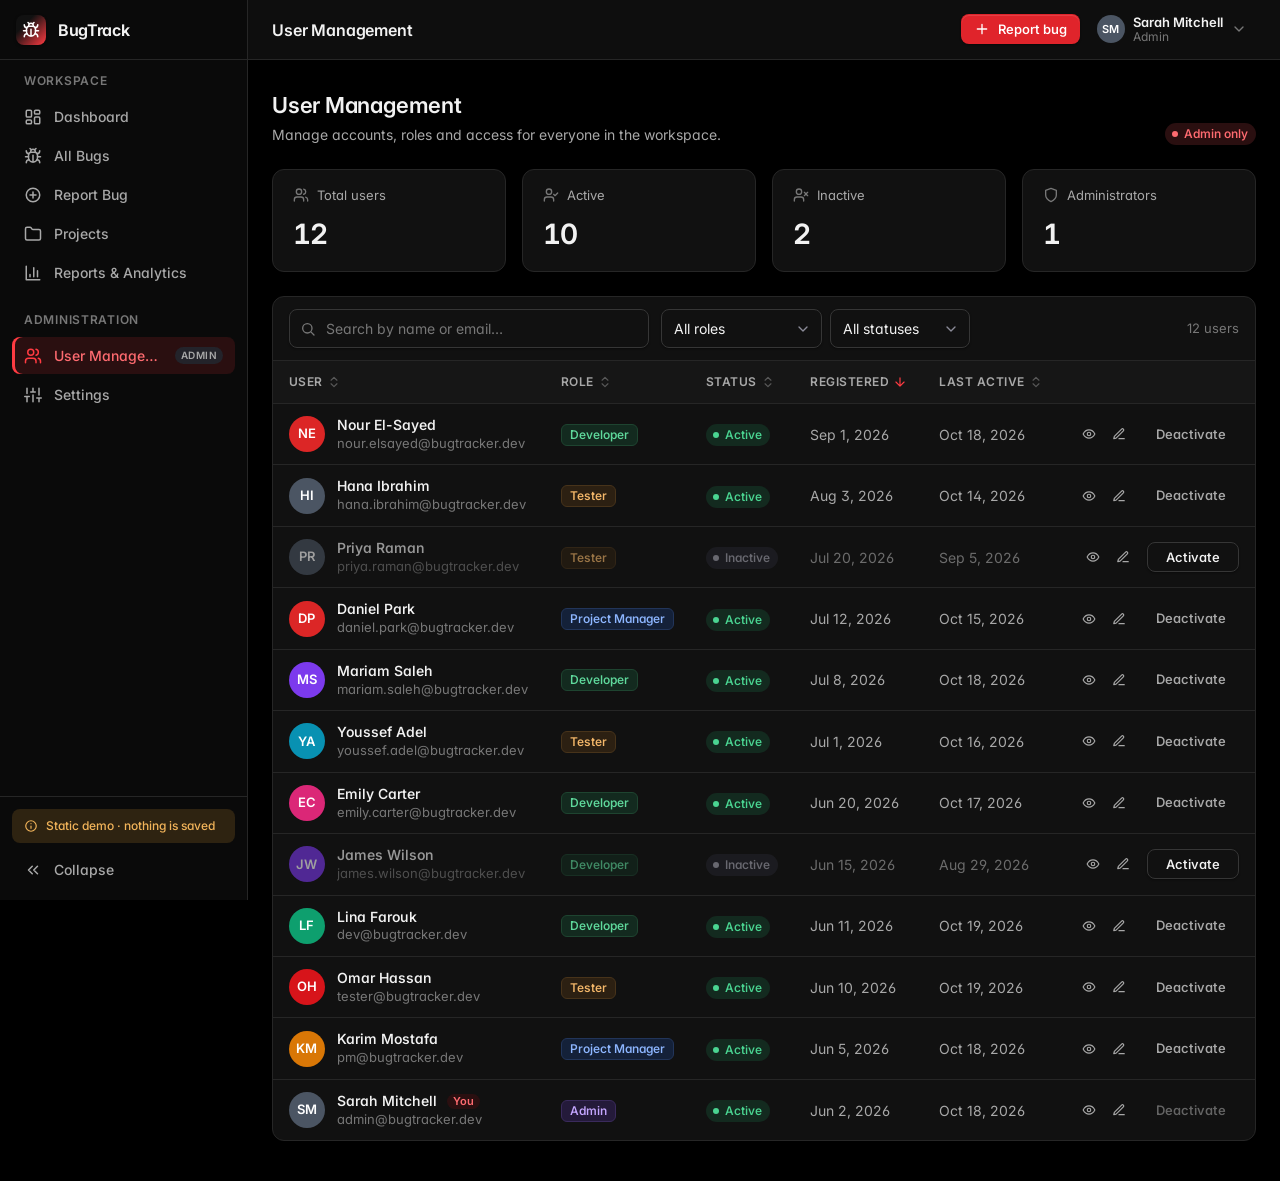
<file: pages/users.html>
<!DOCTYPE html>
<html lang="en">
<head>
  <meta charset="UTF-8">
  <meta name="viewport" content="width=device-width, initial-scale=1.0">
  <title>User Management · BugTrack</title>
  <link rel="icon" href="../assets/icons/favicon.svg" type="image/svg+xml">
  <link rel="preconnect" href="https://fonts.googleapis.com">
  <link rel="preconnect" href="https://fonts.gstatic.com" crossorigin>
  <link href="https://fonts.googleapis.com/css2?family=Inter:wght@400;500;600;700&family=JetBrains+Mono:wght@400;500&display=swap" rel="stylesheet">
  <link rel="stylesheet" href="../css/style.css">
  <link rel="stylesheet" href="../css/admin.css">
  <link rel="stylesheet" href="../css/responsive.css">
</head>
<body class="is-loading">
  <a class="skip-link" href="#main-content">Skip to content</a>

  <div class="app-shell">
    <aside class="sidebar" id="app-sidebar"></aside>

    <div class="main">
      <header class="topbar" id="app-topbar"></header>

      <main class="content" id="main-content" tabindex="-1">
        <div class="page-header">
          <div>
            <h2 class="page-header__title">User Management</h2>
            <p class="page-header__subtitle">Manage accounts, roles and access for everyone in the workspace.</p>
          </div>
          <span class="badge badge--primary"><span class="badge__dot"></span>Admin only</span>
        </div>

        <section class="stats-grid" aria-label="User statistics">
          <article class="card stat-card">
            <p class="stat-card__label"><span data-icon="users"></span>Total users</p>
            <p class="stat-card__value" id="stat-total">0</p>
          </article>
          <article class="card stat-card">
            <p class="stat-card__label"><span data-icon="user-check"></span>Active</p>
            <p class="stat-card__value" id="stat-active">0</p>
          </article>
          <article class="card stat-card">
            <p class="stat-card__label"><span data-icon="user-x"></span>Inactive</p>
            <p class="stat-card__value" id="stat-inactive">0</p>
          </article>
          <article class="card stat-card">
            <p class="stat-card__label"><span data-icon="shield"></span>Administrators</p>
            <p class="stat-card__value" id="stat-admins">0</p>
          </article>
        </section>

        <section class="card" aria-labelledby="users-table-title">
          <h3 class="sr-only" id="users-table-title">All users</h3>

          <div class="toolbar">
            <div class="toolbar__search input-group">
              <span class="input-group__icon" data-icon="search"></span>
              <label class="sr-only" for="user-search">Search users</label>
              <input class="input" type="search" id="user-search" placeholder="Search by name or email…" autocomplete="off">
            </div>
            <div class="toolbar__filters">
              <label class="sr-only" for="role-filter">Filter by role</label>
              <select class="select" id="role-filter">
                <option value="">All roles</option>
              </select>
              <label class="sr-only" for="status-filter">Filter by status</label>
              <select class="select" id="status-filter">
                <option value="">All statuses</option>
              </select>
              <button type="button" class="btn btn--ghost btn--sm" id="clear-filters" hidden>Clear filters</button>
            </div>
            <p class="toolbar__meta" id="user-count" aria-live="polite"></p>
          </div>

          <div class="table-wrapper">
            <table class="table users-table">
              <thead>
                <tr>
                  <th scope="col" data-sort="name"><button type="button" class="sort-btn">User</button></th>
                  <th scope="col" data-sort="role"><button type="button" class="sort-btn">Role</button></th>
                  <th scope="col" data-sort="status"><button type="button" class="sort-btn">Status</button></th>
                  <th scope="col" data-sort="createdAt"><button type="button" class="sort-btn">Registered</button></th>
                  <th scope="col" data-sort="lastLoginAt" class="col-hide-md"><button type="button" class="sort-btn">Last active</button></th>
                  <th scope="col" class="col-actions"><span class="sr-only">Actions</span></th>
                </tr>
              </thead>
              <tbody id="users-tbody"></tbody>
            </table>
          </div>
          <div id="users-empty" hidden></div>
        </section>
      </main>
    </div>
  </div>

  <!-- View user details -->
  <dialog class="modal" id="user-view-modal" aria-labelledby="user-view-title">
    <div class="modal__header">
      <h2 class="modal__title" id="user-view-title">User details</h2>
      <button type="button" class="icon-btn" data-close-modal aria-label="Close" data-icon="x"></button>
    </div>
    <div class="modal__body" id="user-view-body"></div>
    <div class="modal__footer">
      <button type="button" class="btn btn--secondary" data-close-modal>Close</button>
      <button type="button" class="btn btn--primary" id="user-view-edit">Edit user</button>
    </div>
  </dialog>

  <!-- Edit user -->
  <dialog class="modal" id="user-edit-modal" aria-labelledby="user-edit-title">
    <form id="user-edit-form" novalidate>
      <div class="modal__header">
        <div>
          <h2 class="modal__title" id="user-edit-title">Edit user</h2>
          <p class="modal__subtitle" id="user-edit-subtitle"></p>
        </div>
        <button type="button" class="icon-btn" data-close-modal aria-label="Close" data-icon="x"></button>
      </div>
      <div class="modal__body form-grid">
        <div class="alert alert--info" id="user-edit-self-note" hidden>
          <span data-icon="info"></span>
          <span>You can't change your own role or status. Ask another admin if needed.</span>
        </div>
        <input type="hidden" name="id">
        <div class="field">
          <label class="field__label" for="edit-name">Full name<span class="required" aria-hidden="true">*</span></label>
          <input class="input" type="text" id="edit-name" name="name" maxlength="60" required>
          <p class="field-error"></p>
        </div>
        <div class="field">
          <label class="field__label" for="edit-email">Email</label>
          <input class="input" type="email" id="edit-email" name="email" readonly>
          <p class="field__hint">Email is the login identifier and can't be changed.</p>
        </div>
        <div class="form-row">
          <div class="field">
            <label class="field__label" for="edit-role">Role</label>
            <select class="select" id="edit-role" name="role"></select>
            <p class="field-error"></p>
          </div>
          <div class="field">
            <label class="field__label" for="edit-status">Account status</label>
            <select class="select" id="edit-status" name="status"></select>
            <p class="field-error"></p>
          </div>
        </div>
        <div class="field">
          <label class="field__label" for="edit-title">Job title</label>
          <input class="input" type="text" id="edit-title" name="jobTitle" maxlength="60" placeholder="e.g. QA Engineer">
        </div>
      </div>
      <div class="modal__footer">
        <button type="button" class="btn btn--secondary" data-close-modal>Cancel</button>
        <button type="submit" class="btn btn--primary">Save changes</button>
      </div>
    </form>
  </dialog>

  <script type="module" src="../js/users.js"></script>
</body>
</html>
</file>
<file: css/style.css>
/* ==================================================================
   style.css — shared design system for the Bug Tracking System
   ------------------------------------------------------------------
   1. Design tokens (dark theme)         7. Badges, avatars
   2. Reset & base                       8. Tables
   3. App shell (sidebar, top bar)       9. Modals, toasts, dropdowns
   4. Page structure                    10. Toolbar, stats, empty state
   5. Buttons                           11. Utilities
   6. Forms
   Every page links this file first. Page-specific styles live in
   auth.css / admin.css; breakpoints live in responsive.css.
   ================================================================== */

/* ===================== 1. Design tokens ===================== */
/* The app has a single dark theme. */
:root {
  color-scheme: dark;

  /* Neutrals */
  --color-bg: #000000;
  --color-surface: #111111;
  --color-surface-muted: #161616;
  --color-surface-hover: #1e1e1e;
  --color-sidebar: #0a0a0a;
  --color-border: #262626;
  --color-border-strong: #363636;
  --color-text: #f2f2f2;
  --color-text-muted: #a8a8a8;
  --color-text-subtle: #777777;

  /* Primary (red) — buttons, solid fills */
  --color-primary: #e0242b;
  --color-primary-hover: #f0393f;
  /* Secondary (bright red) — highlights, active states, links, focus */
  --color-secondary: #ff3b42;
  --color-secondary-hover: #ff5a60;
  --color-primary-soft: #2a0f10;
  --color-primary-text: #ff6b70;
  --color-focus: rgba(255, 59, 66, 0.45);

  /* Semantic colors: text / soft background */
  --color-success: #4ad491;  --color-success-soft: #132a1f;
  --color-warning: #f2b45a;  --color-warning-soft: #2e2311;
  --color-danger: #ff7b7b;   --color-danger-soft: #331618;
  --color-info: #7aaaff;     --color-info-soft: #14223b;
  --color-neutral: #a3a3b0;  --color-neutral-soft: #23232a;
  --color-danger-solid: #e04848;

  /* Shape & depth */
  --radius-sm: 6px;
  --radius: 8px;
  --radius-lg: 12px;
  --radius-full: 999px;
  --shadow-xs: 0 1px 2px rgba(0, 0, 0, 0.4);
  --shadow-sm: 0 1px 3px rgba(0, 0, 0, 0.45);
  --shadow-md: 0 6px 16px rgba(0, 0, 0, 0.45);
  --shadow-lg: 0 20px 48px rgba(0, 0, 0, 0.6);

  /* Typography */
  --font-sans: "Inter", ui-sans-serif, system-ui, -apple-system, "Segoe UI", Roboto, "Helvetica Neue", Arial, sans-serif;
  --font-mono: "JetBrains Mono", ui-monospace, SFMono-Regular, Menlo, Consolas, monospace;
  --text-xs: 0.75rem;
  --text-sm: 0.8125rem;
  --text-base: 0.875rem;
  --text-md: 1rem;
  --text-lg: 1.125rem;
  --text-xl: 1.375rem;
  --text-2xl: 1.75rem;

  /* Spacing scale (4px grid) */
  --space-1: 4px;  --space-2: 8px;  --space-3: 12px; --space-4: 16px;
  --space-5: 20px; --space-6: 24px; --space-8: 32px; --space-10: 40px;

  /* Layout */
  --sidebar-width: 248px;
  --sidebar-collapsed-width: 68px;
  --topbar-height: 60px;
  --content-max-width: 1280px;

  --transition: 160ms cubic-bezier(0.2, 0, 0, 1);
}

/* ===================== 2. Reset & base ===================== */
*, *::before, *::after { box-sizing: border-box; }

html { -webkit-text-size-adjust: 100%; }

body {
  margin: 0;
  min-height: 100vh;
  font-family: var(--font-sans);
  font-size: var(--text-base);
  line-height: 1.5;
  color: var(--color-text);
  background: var(--color-bg);
  -webkit-font-smoothing: antialiased;
  font-feature-settings: "cv11", "ss01";
}

h1, h2, h3, h4, p { margin: 0; }
h1, h2, h3, h4 { font-weight: 600; letter-spacing: -0.01em; line-height: 1.25; }
a { color: var(--color-primary-text); text-decoration: none; }
a:hover { text-decoration: underline; }
img, svg { display: block; max-width: 100%; }
button, input, select, textarea { font: inherit; color: inherit; }
button { cursor: pointer; }
ul[role="list"] { list-style: none; margin: 0; padding: 0; }
code, kbd { font-family: var(--font-mono); font-size: 0.92em; }

:focus-visible {
  outline: 2px solid var(--color-secondary);
  outline-offset: 2px;
  border-radius: var(--radius-sm);
}

.icon { flex-shrink: 0; }

.sr-only {
  position: absolute; width: 1px; height: 1px; padding: 0; margin: -1px;
  overflow: hidden; clip: rect(0, 0, 0, 0); white-space: nowrap; border: 0;
}

.skip-link {
  position: absolute; left: var(--space-4); top: -60px; z-index: 200;
  padding: var(--space-2) var(--space-4); border-radius: var(--radius);
  background: var(--color-primary); color: #fff; font-weight: 600;
}
.skip-link:focus { top: var(--space-4); }

/* Hide protected pages until initLayout() has checked the session */
body.is-loading .app-shell { visibility: hidden; }
body.modal-open { overflow: hidden; }

/* ===================== 3. App shell ===================== */
.app-shell {
  display: grid;
  grid-template-columns: var(--sidebar-width) minmax(0, 1fr);
  min-height: 100vh;
  transition: grid-template-columns var(--transition);
}
@media (min-width: 901px) {
  .app-shell.sidebar-collapsed { grid-template-columns: var(--sidebar-collapsed-width) minmax(0, 1fr); }
}

/* --- Sidebar --- */
.sidebar {
  position: sticky;
  top: 0;
  height: 100vh;
  display: flex;
  flex-direction: column;
  background: var(--color-sidebar);
  border-right: 1px solid var(--color-border);
  overflow: hidden;
  z-index: 40;
}

.sidebar__header {
  display: flex; align-items: center; justify-content: space-between;
  height: var(--topbar-height);
  padding: 0 var(--space-4);
  border-bottom: 1px solid var(--color-border);
}

.brand {
  display: flex; align-items: center; gap: var(--space-3);
  color: var(--color-text); font-weight: 650; font-size: var(--text-md);
  letter-spacing: -0.02em; white-space: nowrap;
}
.brand:hover { text-decoration: none; }
.brand__logo {
  display: grid; place-items: center; flex-shrink: 0;
  width: 30px; height: 30px; border-radius: 8px;
  background: linear-gradient(135deg, #111111 30%, var(--color-secondary));
  color: #fff; box-shadow: var(--shadow-sm);
}

.icon-btn.sidebar__close { display: none; }

.sidebar__nav { flex: 1; overflow-y: auto; padding: var(--space-3) var(--space-3); }

.nav-section + .nav-section { margin-top: var(--space-5); }
.nav-section__label {
  padding: 0 var(--space-3) var(--space-2);
  font-size: var(--text-xs); font-weight: 600; color: var(--color-text-subtle);
  text-transform: uppercase; letter-spacing: 0.06em; white-space: nowrap;
}
.nav-list { display: grid; gap: 2px; }

.nav-link {
  display: flex; align-items: center; gap: var(--space-3);
  width: 100%; min-height: 36px;
  padding: var(--space-2) var(--space-3);
  border: 0; border-radius: var(--radius);
  background: transparent;
  color: var(--color-text-muted);
  font-size: var(--text-base); font-weight: 500; text-align: left;
  white-space: nowrap;
  transition: background var(--transition), color var(--transition);
}
.nav-link:hover { background: var(--color-surface-hover); color: var(--color-text); text-decoration: none; }
.nav-link.is-active { background: var(--color-primary-soft); color: var(--color-primary-text); }
.nav-link.is-active { box-shadow: inset 3px 0 0 var(--color-secondary); }
.nav-link.is-active .nav-link__icon { color: var(--color-secondary); }
.nav-link__label { flex: 1; overflow: hidden; text-overflow: ellipsis; }
.nav-link__tag {
  font-size: 10px; font-weight: 600; text-transform: uppercase; letter-spacing: 0.04em;
  padding: 1px 6px; border-radius: var(--radius-full);
  background: var(--color-neutral-soft); color: var(--color-text-muted);
}

.sidebar__footer {
  display: grid; gap: var(--space-2);
  padding: var(--space-3);
  border-top: 1px solid var(--color-border);
}
.demo-chip {
  display: flex; align-items: center; gap: var(--space-2);
  padding: var(--space-2) var(--space-3);
  border-radius: var(--radius);
  background: var(--color-warning-soft); color: var(--color-warning);
  font-size: var(--text-xs); font-weight: 500; white-space: nowrap;
}

/* Collapsed sidebar: icons only (desktop only — on mobile the sidebar slides in instead) */
@media (min-width: 901px) {
  .sidebar-collapsed .brand__name,
  .sidebar-collapsed .nav-link__label,
  .sidebar-collapsed .nav-link__tag,
  .sidebar-collapsed .nav-section__label,
  .sidebar-collapsed .demo-chip span { display: none; }
  .sidebar-collapsed .nav-section__label { display: block; height: 1px; padding: 0; margin: 0 var(--space-3) var(--space-3); background: var(--color-border); font-size: 0; }
  .sidebar-collapsed .nav-section + .nav-section { margin-top: var(--space-3); }
  .sidebar-collapsed .nav-link,
  .sidebar-collapsed .demo-chip { justify-content: center; padding-inline: 0; }
  .sidebar-collapsed .sidebar__header { justify-content: center; padding: 0; }
  .sidebar-collapsed .sidebar__collapse .icon { transform: rotate(180deg); }
}

/* --- Main column & top bar --- */
.main { display: flex; flex-direction: column; min-width: 0; }

.topbar {
  position: sticky; top: 0; z-index: 30;
  display: flex; align-items: center; justify-content: space-between; gap: var(--space-4);
  height: var(--topbar-height);
  padding: 0 var(--space-6);
  background: color-mix(in srgb, var(--color-surface) 88%, transparent);
  backdrop-filter: saturate(160%) blur(10px);
  border-bottom: 1px solid var(--color-border);
}
.topbar__left, .topbar__right { display: flex; align-items: center; gap: var(--space-3); min-width: 0; }
.icon-btn.topbar__menu { display: none; }
.page-title { font-size: var(--text-md); font-weight: 600; white-space: nowrap; overflow: hidden; text-overflow: ellipsis; }

.profile-btn {
  display: flex; align-items: center; gap: var(--space-2);
  padding: 4px var(--space-2) 4px 4px;
  border: 1px solid transparent; border-radius: var(--radius-full);
  background: transparent; text-align: left;
  transition: background var(--transition), border-color var(--transition);
}
.profile-btn:hover, .dropdown.is-open .profile-btn { background: var(--color-surface-hover); border-color: var(--color-border); }
.profile-btn__text { display: grid; line-height: 1.2; }
.profile-btn__name { font-size: var(--text-sm); font-weight: 600; }
.profile-btn__role { font-size: var(--text-xs); color: var(--color-text-subtle); }
.profile-btn__chevron { color: var(--color-text-subtle); transition: transform var(--transition); }
.dropdown.is-open .profile-btn__chevron { transform: rotate(180deg); }

/* ===================== 4. Page structure ===================== */
.content {
  width: 100%;
  max-width: var(--content-max-width);
  margin: 0 auto;
  padding: var(--space-8) var(--space-6) var(--space-10);
}

.page-header {
  display: flex; align-items: flex-end; justify-content: space-between; gap: var(--space-4);
  flex-wrap: wrap;
  margin-bottom: var(--space-6);
}
.page-header__title { font-size: var(--text-xl); }
.page-header__subtitle { margin-top: var(--space-1); color: var(--color-text-muted); }
.page-header__actions { display: flex; gap: var(--space-2); flex-wrap: wrap; }

.card {
  background: var(--color-surface);
  border: 1px solid var(--color-border);
  border-radius: var(--radius-lg);
  box-shadow: var(--shadow-xs);
}
.card__header {
  display: flex; align-items: center; justify-content: space-between; gap: var(--space-3);
  padding: var(--space-4) var(--space-5);
  border-bottom: 1px solid var(--color-border);
}
.card__title { font-size: var(--text-md); }
.card__subtitle { margin-top: 2px; font-size: var(--text-sm); color: var(--color-text-muted); }
.card__body { padding: var(--space-5); }
.card__footer {
  display: flex; justify-content: flex-end; align-items: center; gap: var(--space-2);
  padding: var(--space-3) var(--space-5);
  border-top: 1px solid var(--color-border);
  background: var(--color-surface-muted);
  border-radius: 0 0 var(--radius-lg) var(--radius-lg);
}

/* ===================== 5. Buttons ===================== */
.btn {
  display: inline-flex; align-items: center; justify-content: center; gap: var(--space-2);
  min-height: 36px;
  padding: 0 var(--space-4);
  border: 1px solid transparent; border-radius: var(--radius);
  font-size: var(--text-base); font-weight: 550; line-height: 1;
  white-space: nowrap; text-decoration: none;
  transition: background var(--transition), border-color var(--transition), color var(--transition), box-shadow var(--transition), transform var(--transition);
}
.btn:hover { text-decoration: none; }
.btn:active:not(:disabled) { transform: translateY(1px); }
.btn:disabled { opacity: 0.55; cursor: not-allowed; }

.btn--primary { background: var(--color-primary); color: #fff; box-shadow: var(--shadow-xs), inset 0 1px 0 rgba(255,255,255,0.12); }
.btn--primary:hover:not(:disabled) { background: var(--color-primary-hover); }

.btn--secondary { background: var(--color-surface); border-color: var(--color-border-strong); color: var(--color-text); box-shadow: var(--shadow-xs); }
.btn--secondary:hover:not(:disabled) { background: var(--color-surface-hover); }

.btn--ghost { background: transparent; color: var(--color-text-muted); }
.btn--ghost:hover:not(:disabled) { background: var(--color-surface-hover); color: var(--color-text); }

.btn--danger { background: var(--color-danger-solid); color: #fff; }
.btn--danger:hover:not(:disabled) { filter: brightness(0.93); }

.btn--danger-outline { background: var(--color-surface); border-color: var(--color-danger); color: var(--color-danger); }
.btn--danger-outline:hover:not(:disabled) { background: var(--color-danger-soft); }

.btn--sm { min-height: 30px; padding: 0 var(--space-3); font-size: var(--text-sm); }
.btn--lg { min-height: 42px; padding: 0 var(--space-5); font-size: var(--text-md); }
.btn--block { width: 100%; }

.btn.is-loading .btn__label::after {
  content: ""; display: inline-block; width: 12px; height: 12px; margin-left: var(--space-2);
  border: 2px solid currentColor; border-right-color: transparent; border-radius: 50%;
  vertical-align: -1px; animation: spin 0.7s linear infinite;
}
@keyframes spin { to { transform: rotate(360deg); } }

.icon-btn {
  display: inline-grid; place-items: center;
  width: 34px; height: 34px;
  border: 1px solid transparent; border-radius: var(--radius);
  background: transparent; color: var(--color-text-muted);
  transition: background var(--transition), color var(--transition);
}
.icon-btn:hover { background: var(--color-surface-hover); color: var(--color-text); }
.icon-btn--sm { width: 28px; height: 28px; }

/* ===================== 6. Forms ===================== */
.form-grid { display: grid; gap: var(--space-4); }
.form-row { display: grid; grid-template-columns: repeat(2, minmax(0, 1fr)); gap: var(--space-4); }

.field { display: grid; gap: 6px; min-width: 0; }
.field__label { font-size: var(--text-sm); font-weight: 550; color: var(--color-text); }
.field__label .required { color: var(--color-danger); margin-left: 2px; }
.field__hint { font-size: var(--text-xs); color: var(--color-text-subtle); }
.field-error { min-height: 0; font-size: var(--text-xs); font-weight: 500; color: var(--color-danger); }
.field-error:empty { display: none; }

.input, .select, .textarea {
  width: 100%;
  min-height: 38px;
  padding: 8px var(--space-3);
  border: 1px solid var(--color-border-strong);
  border-radius: var(--radius);
  background: var(--color-surface);
  color: var(--color-text);
  font-size: var(--text-base);
  box-shadow: var(--shadow-xs);
  transition: border-color var(--transition), box-shadow var(--transition), background var(--transition);
}
.input::placeholder, .textarea::placeholder { color: var(--color-text-subtle); }
.input:hover, .select:hover, .textarea:hover { border-color: var(--color-text-subtle); }
.input:focus, .select:focus, .textarea:focus {
  outline: none;
  border-color: var(--color-secondary);
  box-shadow: 0 0 0 3px var(--color-focus);
}
.input:disabled, .select:disabled, .textarea:disabled,
.input[readonly] { background: var(--color-surface-muted); color: var(--color-text-muted); cursor: not-allowed; }
.textarea { min-height: 96px; resize: vertical; line-height: 1.5; }

.select {
  appearance: none;
  padding-right: 36px;
  background-image: url("data:image/svg+xml,%3Csvg xmlns='http://www.w3.org/2000/svg' width='16' height='16' viewBox='0 0 24 24' fill='none' stroke='%238b8b98' stroke-width='2' stroke-linecap='round' stroke-linejoin='round'%3E%3Cpath d='M6 9l6 6 6-6'/%3E%3C/svg%3E");
  background-repeat: no-repeat;
  background-position: right 10px center;
  cursor: pointer;
}

.has-error .input, .has-error .select, .has-error .textarea,
[aria-invalid="true"] { border-color: var(--color-danger) !important; }
.has-error .input:focus, [aria-invalid="true"]:focus { box-shadow: 0 0 0 3px color-mix(in srgb, var(--color-danger) 25%, transparent) !important; }

/* Input with an icon or trailing button */
.input-group { position: relative; display: flex; align-items: center; }
.input-group .input { padding-left: 36px; }
.input-group__icon { position: absolute; left: 11px; color: var(--color-text-subtle); pointer-events: none; }
.input-group--trailing .input { padding-left: var(--space-3); padding-right: 42px; }
.input-group__button { position: absolute; right: 4px; }

/* Checkbox / radio */
.check {
  display: flex; align-items: flex-start; gap: var(--space-2);
  font-size: var(--text-base); cursor: pointer;
}
.check input { width: 16px; height: 16px; margin: 2px 0 0; accent-color: var(--color-secondary); cursor: pointer; flex-shrink: 0; }
.check__text { display: grid; }
.check__hint { font-size: var(--text-xs); color: var(--color-text-subtle); }

/* Toggle switch: <label class="switch"><input type="checkbox" role="switch"><span class="switch__track"></span></label> */
.switch { position: relative; display: inline-flex; flex-shrink: 0; cursor: pointer; }
.switch input { position: absolute; opacity: 0; width: 100%; height: 100%; margin: 0; cursor: pointer; }
.switch__track {
  width: 38px; height: 22px; border-radius: var(--radius-full);
  background: var(--color-border-strong);
  transition: background var(--transition);
  position: relative;
}
.switch__track::after {
  content: ""; position: absolute; top: 3px; left: 3px;
  width: 16px; height: 16px; border-radius: 50%;
  background: #fff; box-shadow: var(--shadow-sm);
  transition: transform var(--transition);
}
.switch input:checked + .switch__track { background: var(--color-secondary); }
.switch input:checked + .switch__track::after { transform: translateX(16px); }
.switch input:focus-visible + .switch__track { outline: 2px solid var(--color-secondary); outline-offset: 2px; }
.switch input:disabled + .switch__track { opacity: 0.5; cursor: not-allowed; }

/* Inline alerts */
.alert {
  display: flex; align-items: flex-start; gap: var(--space-3);
  padding: var(--space-3) var(--space-4);
  border-radius: var(--radius);
  border: 1px solid transparent;
  font-size: var(--text-sm);
}
.alert[hidden] { display: none; }
.alert .icon { margin-top: 1px; }
.alert--error { background: var(--color-danger-soft); color: var(--color-danger); border-color: color-mix(in srgb, var(--color-danger) 25%, transparent); }
.alert--info { background: var(--color-info-soft); color: var(--color-info); border-color: color-mix(in srgb, var(--color-info) 20%, transparent); }
.alert--warning { background: var(--color-warning-soft); color: var(--color-warning); border-color: color-mix(in srgb, var(--color-warning) 22%, transparent); }
.alert--success { background: var(--color-success-soft); color: var(--color-success); border-color: color-mix(in srgb, var(--color-success) 22%, transparent); }

/* ===================== 7. Badges & avatars ===================== */
.badge {
  display: inline-flex; align-items: center; gap: 6px;
  padding: 2px 8px 2px 7px;
  border-radius: var(--radius-full);
  font-size: var(--text-xs); font-weight: 550; line-height: 1.5;
  white-space: nowrap;
  background: var(--badge-bg); color: var(--badge-fg);
}
.badge__dot { width: 6px; height: 6px; border-radius: 50%; background: currentColor; }
.badge--success { --badge-bg: var(--color-success-soft); --badge-fg: var(--color-success); }
.badge--warning { --badge-bg: var(--color-warning-soft); --badge-fg: var(--color-warning); }
.badge--danger  { --badge-bg: var(--color-danger-soft);  --badge-fg: var(--color-danger); }
.badge--info    { --badge-bg: var(--color-info-soft);    --badge-fg: var(--color-info); }
.badge--neutral { --badge-bg: var(--color-neutral-soft); --badge-fg: var(--color-neutral); }
.badge--primary { --badge-bg: var(--color-primary-soft); --badge-fg: var(--color-primary-text); }

.role-badge {
  display: inline-flex; align-items: center;
  padding: 1px 8px;
  border: 1px solid var(--role-border, var(--color-border));
  border-radius: var(--radius-sm);
  background: var(--role-bg, var(--color-surface-muted));
  color: var(--role-fg, var(--color-text-muted));
  font-size: var(--text-xs); font-weight: 550; white-space: nowrap;
}
.role--admin     { --role-fg: #c4a6ff; --role-bg: #241a3a; --role-border: #3a2a5c; }
.role--pm        { --role-fg: #8db6ff; --role-bg: #142139; --role-border: #22355a; }
.role--tester    { --role-fg: #f5b86a; --role-bg: #2c2012; --role-border: #47331a; }
.role--developer { --role-fg: #5fd99c; --role-bg: #132a1f; --role-border: #1e4430; }

.avatar {
  display: inline-grid; place-items: center; flex-shrink: 0;
  border-radius: 50%;
  background: var(--avatar-bg, var(--color-primary));
  color: #fff; font-weight: 600; letter-spacing: 0.02em;
  user-select: none;
}
.avatar--sm { width: 28px; height: 28px; font-size: 11px; }
.avatar--md { width: 36px; height: 36px; font-size: 13px; }
.avatar--lg { width: 56px; height: 56px; font-size: 19px; }
.avatar--empty { background: var(--color-neutral-soft); color: var(--color-text-subtle); }

.avatar-stack { display: flex; }
.avatar-stack .avatar { box-shadow: 0 0 0 2px var(--color-surface); }
.avatar-stack .avatar + .avatar { margin-left: -8px; }
.avatar-stack__more {
  display: inline-grid; place-items: center; margin-left: -8px;
  width: 28px; height: 28px; border-radius: 50%;
  background: var(--color-neutral-soft); color: var(--color-text-muted);
  font-size: 11px; font-weight: 600; box-shadow: 0 0 0 2px var(--color-surface);
}

.user-cell { display: flex; align-items: center; gap: var(--space-3); min-width: 0; }
.user-cell__text { display: grid; min-width: 0; line-height: 1.35; }
.user-cell__name { font-weight: 550; color: var(--color-text); overflow: hidden; text-overflow: ellipsis; white-space: nowrap; }
.user-cell__meta { font-size: var(--text-sm); color: var(--color-text-subtle); overflow: hidden; text-overflow: ellipsis; white-space: nowrap; }

/* ===================== 8. Tables ===================== */
.table-wrapper { width: 100%; overflow-x: auto; }
.table {
  width: 100%;
  border-collapse: collapse;
  font-size: var(--text-base);
}
.table th, .table td {
  padding: var(--space-3) var(--space-4);
  text-align: left;
  border-bottom: 1px solid var(--color-border);
  vertical-align: middle;
}
.table th {
  position: sticky; top: 0;
  background: var(--color-surface-muted);
  font-size: var(--text-xs); font-weight: 600; color: var(--color-text-muted);
  text-transform: uppercase; letter-spacing: 0.04em; white-space: nowrap;
}
.table tbody tr { transition: background var(--transition); }
.table tbody tr:hover { background: var(--color-surface-muted); }
.table tbody tr:last-child td { border-bottom: 0; }
.table .col-actions { text-align: right; white-space: nowrap; width: 1%; }

.sort-btn {
  display: inline-flex; align-items: center; gap: 4px;
  padding: 0; border: 0; background: none;
  font: inherit; color: inherit; text-transform: inherit; letter-spacing: inherit;
}
.sort-btn:hover { color: var(--color-text); }
.sort-btn .icon { opacity: 0.45; }
th[aria-sort="ascending"] .sort-btn .icon,
th[aria-sort="descending"] .sort-btn .icon { opacity: 1; color: var(--color-secondary); }

.row-inactive td:not(.col-actions) { opacity: 0.6; }

/* ===================== 9. Modals, toasts, dropdowns ===================== */
.modal {
  width: min(560px, calc(100vw - 32px));
  max-height: calc(100vh - 48px);
  padding: 0;
  border: 1px solid var(--color-border);
  border-radius: var(--radius-lg);
  background: var(--color-surface);
  color: var(--color-text);
  box-shadow: var(--shadow-lg);
  overflow: hidden;
}
.modal[open] { display: flex; flex-direction: column; animation: modal-in 180ms cubic-bezier(0.2, 0, 0, 1); }
.modal::backdrop { background: rgba(15, 15, 25, 0.45); backdrop-filter: blur(2px); animation: fade-in 180ms ease; }
.modal--sm { width: min(420px, calc(100vw - 32px)); }
.modal--lg { width: min(720px, calc(100vw - 32px)); }
.modal form { display: contents; }

.modal__header {
  display: flex; align-items: flex-start; justify-content: space-between; gap: var(--space-3);
  padding: var(--space-5) var(--space-5) var(--space-3);
}
.modal__title { font-size: var(--text-lg); }
.modal__subtitle { margin-top: 2px; font-size: var(--text-sm); color: var(--color-text-muted); }
.modal__body { padding: var(--space-2) var(--space-5) var(--space-5); overflow-y: auto; }
.modal__footer {
  display: flex; justify-content: flex-end; gap: var(--space-2);
  padding: var(--space-3) var(--space-5);
  border-top: 1px solid var(--color-border);
  background: var(--color-surface-muted);
}

.confirm-heading { display: flex; align-items: center; gap: var(--space-3); }
.confirm-icon {
  display: grid; place-items: center; width: 36px; height: 36px; border-radius: 50%;
  background: var(--color-info-soft); color: var(--color-info);
}
.confirm-icon--danger { background: var(--color-danger-soft); color: var(--color-danger); }

@keyframes modal-in { from { opacity: 0; transform: translateY(8px) scale(0.98); } to { opacity: 1; transform: none; } }
@keyframes fade-in { from { opacity: 0; } to { opacity: 1; } }

/* Toasts */
.toast-container {
  position: fixed; right: var(--space-5); bottom: var(--space-5); z-index: 1000;
  display: grid; gap: var(--space-2);
  width: min(380px, calc(100vw - 32px));
}
.toast {
  display: flex; align-items: flex-start; gap: var(--space-3);
  padding: var(--space-3) var(--space-3) var(--space-3) var(--space-4);
  border: 1px solid var(--color-border);
  border-left: 3px solid var(--toast-accent, var(--color-info));
  border-radius: var(--radius);
  background: var(--color-surface);
  box-shadow: var(--shadow-md);
  animation: toast-in 220ms cubic-bezier(0.2, 0, 0, 1);
}
.toast.is-leaving { opacity: 0; transform: translateX(12px); transition: all 200ms ease; }
.toast__icon { color: var(--toast-accent); margin-top: 1px; }
.toast__message { flex: 1; font-size: var(--text-sm); font-weight: 500; padding-top: 1px; }
.toast__close { border: 0; background: none; padding: 2px; color: var(--color-text-subtle); border-radius: var(--radius-sm); }
.toast__close:hover { color: var(--color-text); background: var(--color-surface-hover); }
.toast--success { --toast-accent: var(--color-success); }
.toast--error   { --toast-accent: var(--color-danger); }
.toast--warning { --toast-accent: var(--color-warning); }
.toast--info    { --toast-accent: var(--color-info); }
@keyframes toast-in { from { opacity: 0; transform: translateY(8px); } to { opacity: 1; transform: none; } }

/* Dropdown menu */
.dropdown { position: relative; }
.dropdown__menu {
  position: absolute; right: 0; top: calc(100% + 6px); z-index: 50;
  min-width: 260px;
  padding: var(--space-2);
  border: 1px solid var(--color-border);
  border-radius: var(--radius-lg);
  background: var(--color-surface);
  box-shadow: var(--shadow-md);
  animation: modal-in 140ms ease;
}
.dropdown__header {
  display: flex; gap: var(--space-3); align-items: flex-start;
  padding: var(--space-2) var(--space-2) var(--space-3);
  margin-bottom: var(--space-1);
  border-bottom: 1px solid var(--color-border);
}
.dropdown__name { font-weight: 600; }
.dropdown__email { font-size: var(--text-sm); color: var(--color-text-muted); margin-bottom: 6px; word-break: break-all; }
.dropdown__item {
  display: flex; align-items: center; gap: var(--space-3);
  width: 100%; padding: var(--space-2);
  border: 0; border-radius: var(--radius-sm);
  background: none; color: var(--color-text);
  font-size: var(--text-base); text-align: left;
}
.dropdown__item:hover, .dropdown__item:focus-visible { background: var(--color-surface-hover); text-decoration: none; outline: none; }
.dropdown__item .icon { color: var(--color-text-subtle); }
.dropdown__item--danger, .dropdown__item--danger .icon { color: var(--color-danger); }
.dropdown__divider { height: 1px; margin: var(--space-1) 0; background: var(--color-border); }

/* ===================== 10. Toolbar, stats, empty state ===================== */
.toolbar {
  display: flex; align-items: center; gap: var(--space-3); flex-wrap: wrap;
  padding: var(--space-3) var(--space-4);
  border-bottom: 1px solid var(--color-border);
}
.toolbar__search { flex: 1 1 240px; max-width: 360px; }
.toolbar__filters { display: flex; gap: var(--space-2); flex-wrap: wrap; }
.toolbar__filters .select { width: auto; min-width: 140px; }
.toolbar__meta { margin-left: auto; font-size: var(--text-sm); color: var(--color-text-subtle); white-space: nowrap; }

.stats-grid {
  display: grid;
  grid-template-columns: repeat(4, minmax(0, 1fr));
  gap: var(--space-4);
  margin-bottom: var(--space-6);
}
.stat-card { padding: var(--space-4) var(--space-5); }
.stat-card__label { display: flex; align-items: center; gap: var(--space-2); font-size: var(--text-sm); color: var(--color-text-muted); }
.stat-card__label .icon { color: var(--color-text-subtle); }
.stat-card__value { margin-top: var(--space-2); font-size: var(--text-2xl); font-weight: 650; letter-spacing: -0.03em; font-variant-numeric: tabular-nums; }
.stat-card__hint { font-size: var(--text-xs); color: var(--color-text-subtle); }

.segmented {
  display: inline-flex; gap: 2px; padding: 3px;
  border-radius: var(--radius);
  background: var(--color-neutral-soft);
}
.segmented__btn {
  display: inline-flex; align-items: center; gap: 6px;
  padding: 5px var(--space-3);
  border: 0; border-radius: var(--radius-sm);
  background: transparent; color: var(--color-text-muted);
  font-size: var(--text-sm); font-weight: 550; white-space: nowrap;
  transition: background var(--transition), color var(--transition), box-shadow var(--transition);
}
.segmented__btn:hover { color: var(--color-text); }
.segmented__btn[aria-pressed="true"] { background: var(--color-surface); color: var(--color-text); box-shadow: var(--shadow-sm); }
.segmented__count { font-size: var(--text-xs); color: var(--color-text-subtle); font-variant-numeric: tabular-nums; }

.empty-state {
  display: grid; justify-items: center; gap: var(--space-2);
  padding: var(--space-10) var(--space-6);
  text-align: center; color: var(--color-text-subtle);
}
.empty-state__title { font-weight: 600; color: var(--color-text); }
.empty-state__text { max-width: 360px; font-size: var(--text-sm); }

.detail-list { display: grid; grid-template-columns: max-content 1fr; gap: var(--space-3) var(--space-6); }
.detail-list dt { font-size: var(--text-sm); color: var(--color-text-muted); }
.detail-list dd { margin: 0; font-weight: 500; min-width: 0; overflow-wrap: anywhere; }

.progress { height: 6px; border-radius: var(--radius-full); background: var(--color-neutral-soft); overflow: hidden; }
.progress__bar { height: 100%; border-radius: inherit; background: var(--color-success); transition: width 400ms ease; }

/* Placeholder card used by teammates' pages until they are built */
.placeholder { display: grid; justify-items: center; text-align: center; gap: var(--space-3); padding: var(--space-10) var(--space-6); }
.placeholder__icon { display: grid; place-items: center; width: 52px; height: 52px; border-radius: var(--radius-lg); background: var(--color-primary-soft); color: var(--color-secondary); }
.placeholder p { max-width: 480px; color: var(--color-text-muted); }

/* ===================== 11. Utilities ===================== */
.text-muted { color: var(--color-text-muted); }
.text-subtle { color: var(--color-text-subtle); }
.text-sm { font-size: var(--text-sm); }
.text-xs { font-size: var(--text-xs); }
.mono { font-family: var(--font-mono); font-size: var(--text-sm); }
.stack { display: grid; gap: var(--space-4); }
.stack-sm { display: grid; gap: var(--space-2); }
.row { display: flex; align-items: center; gap: var(--space-2); }
.row--between { justify-content: space-between; }
.mt-2 { margin-top: var(--space-2); }
.mt-4 { margin-top: var(--space-4); }
.mt-6 { margin-top: var(--space-6); }
.hidden, [hidden] { display: none !important; }

@media (prefers-reduced-motion: reduce) {
  *, *::before, *::after { animation-duration: 0.01ms !important; transition-duration: 0.01ms !important; }
}
</file>
<file: css/bug-details.css>
/* ==================================================================
   bug-details.css — Bug Details page (Person 4)
   ------------------------------------------------------------------
   1. Header & breadcrumb      5. Timeline
   2. Status progress bar      6. Comments
   3. Layout                   7. Side column (status, assignment)
   4. Attachments              8. Modals
   Uses the design tokens from style.css only, so dark mode works
   automatically. Breakpoints for this page live in responsive.css.
   ================================================================== */

/* ===================== 1. Header & breadcrumb ===================== */
.breadcrumb { margin-bottom: var(--space-4); }
.breadcrumb__list {
  display: flex; flex-wrap: wrap; align-items: center; gap: var(--space-2);
  margin: 0; padding: 0; list-style: none;
  font-size: var(--text-sm); color: var(--color-text-subtle);
}
.breadcrumb__list li + li::before { content: "/"; margin-right: var(--space-2); color: var(--color-border-strong); }
.breadcrumb__list a { color: var(--color-text-muted); }
.breadcrumb__list a:hover { color: var(--color-text); }
.breadcrumb__list [aria-current] { color: var(--color-text); }

.bug-header {
  display: flex; align-items: flex-start; justify-content: space-between; gap: var(--space-4);
  margin-bottom: var(--space-5);
}
.bug-header__main { display: grid; gap: var(--space-2); min-width: 0; }
.bug-header__id { font-family: var(--font-mono); font-size: var(--text-sm); font-weight: 500; color: var(--color-secondary); }
.bug-header__title { font-size: var(--text-2xl); letter-spacing: -0.02em; overflow-wrap: anywhere; }
.bug-header__badges { display: flex; flex-wrap: wrap; align-items: center; gap: var(--space-2) var(--space-3); }
.bug-header__meta { font-size: var(--text-sm); color: var(--color-text-muted); }
.bug-header__meta strong { font-weight: 550; color: var(--color-text); }
.bug-header__actions { display: flex; gap: var(--space-2); flex-shrink: 0; }

.bug-chip { display: inline-flex; align-items: center; gap: 6px; }
.bug-chip__label { font-size: var(--text-xs); color: var(--color-text-subtle); }

/* ===================== 2. Status progress bar ===================== */
.status-track { padding: var(--space-4) var(--space-5); margin-bottom: var(--space-5); }

.status-steps {
  display: grid; grid-template-columns: repeat(4, minmax(0, 1fr));
  margin: 0; padding: 0; list-style: none;
}
.status-step { display: flex; align-items: center; gap: var(--space-3); min-width: 0; padding-right: var(--space-3); }
/* Connector line between steps */
.status-step:not(:last-child)::after {
  content: ""; flex: 1; min-width: var(--space-4); height: 2px;
  border-radius: 2px; background: var(--color-border);
}
.status-step--done:not(:last-child)::after { background: var(--color-success); }

.status-step__dot {
  display: grid; place-items: center; flex-shrink: 0;
  width: 28px; height: 28px; border-radius: 50%;
  border: 2px solid var(--color-border-strong);
  background: var(--color-surface); color: var(--color-text-subtle);
  font-size: var(--text-xs); font-weight: 600;
}
.status-step--done .status-step__dot { background: var(--color-success); border-color: var(--color-success); color: var(--color-surface); }
.status-step--current .status-step__dot {
  border-color: var(--color-secondary); color: var(--color-secondary);
  box-shadow: 0 0 0 4px var(--color-focus);
}
.status-step--reopened .status-step__dot {
  border-color: var(--color-danger); color: var(--color-danger);
  box-shadow: 0 0 0 4px var(--color-danger-soft);
}

.status-step__text { display: grid; line-height: 1.3; white-space: nowrap; }
.status-step__label { font-size: var(--text-sm); font-weight: 550; color: var(--color-text-muted); }
.status-step--current .status-step__label { color: var(--color-text); font-weight: 600; }
.status-step--reopened .status-step__label { color: var(--color-danger); }
.status-step__date { min-height: 1.3em; font-size: var(--text-xs); color: var(--color-text-subtle); }

/* ===================== 3. Layout ===================== */
.bug-layout {
  display: grid;
  grid-template-columns: minmax(0, 1fr) 340px;
  gap: var(--space-5);
  align-items: start;
}
.bug-col { display: grid; gap: var(--space-5); align-content: start; min-width: 0; }

.bug-description { white-space: pre-wrap; overflow-wrap: anywhere; line-height: 1.65; }

.bug-missing { padding-bottom: var(--space-8); }
.bug-missing .empty-state { padding-bottom: var(--space-4); }
.bug-missing__actions { display: flex; justify-content: center; }

.user-inline { display: inline-flex; align-items: center; gap: var(--space-2); }

/* Little "key" boxes used for keyboard shortcuts */
kbd {
  padding: 0 5px;
  border: 1px solid var(--color-border-strong); border-bottom-width: 2px; border-radius: 4px;
  background: var(--color-surface); font-size: 0.85em;
}

/* ===================== 4. Attachments ===================== */
.attach-grid {
  display: grid; grid-template-columns: repeat(auto-fill, minmax(190px, 1fr)); gap: var(--space-3);
  margin-bottom: var(--space-4);
}

.attach-item {
  display: grid;
  grid-template-columns: minmax(0, 1fr) auto;
  grid-template-areas: "thumb thumb" "info actions";
  overflow: hidden;
  border: 1px solid var(--color-border);
  border-radius: var(--radius);
  background: var(--color-surface);
  transition: border-color var(--transition), box-shadow var(--transition);
}
.attach-item:hover { border-color: var(--color-border-strong); box-shadow: var(--shadow-sm); }

.attach-item__thumb {
  grid-area: thumb;
  display: grid; place-items: center;
  height: 120px; padding: 0; overflow: hidden;
  border: 0; border-bottom: 1px solid var(--color-border);
  background: var(--color-surface-muted);
  cursor: zoom-in;
}
.attach-item__thumb img { width: 100%; height: 100%; object-fit: cover; transition: transform 240ms ease; }
.attach-item__thumb:hover img { transform: scale(1.04); }
.attach-item__thumb:focus-visible { outline-offset: -2px; }
.attach-item__thumb--file { align-content: center; gap: var(--space-1); color: var(--color-text-subtle); cursor: default; }
.attach-item__ext { font-size: 10px; font-weight: 700; letter-spacing: 0.06em; color: var(--color-text-muted); }

.attach-item__info { grid-area: info; min-width: 0; padding: var(--space-2) var(--space-3); }
.attach-item__name,
.attach-item__meta { overflow: hidden; text-overflow: ellipsis; white-space: nowrap; }
.attach-item__name { font-size: var(--text-sm); font-weight: 550; }
.attach-item__meta { font-size: var(--text-xs); color: var(--color-text-subtle); }
.attach-item__actions { grid-area: actions; display: flex; align-items: center; gap: 2px; padding-right: var(--space-2); }

.icon-btn--danger:hover { background: var(--color-danger-soft); color: var(--color-danger); }

.dropzone {
  display: flex; align-items: center; gap: var(--space-3);
  padding: var(--space-4);
  border: 1.5px dashed var(--color-border-strong);
  border-radius: var(--radius);
  background: var(--color-surface-muted);
  font-size: var(--text-sm); color: var(--color-text-muted);
  transition: border-color var(--transition), background var(--transition);
}
.dropzone__icon {
  display: grid; place-items: center; flex-shrink: 0;
  width: 38px; height: 38px;
  border: 1px solid var(--color-border); border-radius: var(--radius);
  background: var(--color-surface); color: var(--color-text-subtle);
}
.dropzone__text { display: grid; gap: 2px; min-width: 0; }
.dropzone.is-busy { opacity: 0.6; pointer-events: none; }
.attachments-card.is-dragover .dropzone {
  border-color: var(--color-secondary);
  background: var(--color-primary-soft);
  color: var(--color-text);
}

.link-btn {
  padding: 0; border: 0; background: none;
  color: var(--color-primary-text); font-weight: 550;
  text-decoration: underline; text-underline-offset: 2px;
}

/* ===================== 5. Timeline ===================== */
.timeline { margin: 0; padding: 0; list-style: none; }

.timeline__item {
  position: relative;
  display: grid; grid-template-columns: 32px minmax(0, 1fr); gap: var(--space-3);
  padding-bottom: var(--space-5);
}
.timeline__item:last-child { padding-bottom: 0; }
/* Vertical line joining the markers */
.timeline__item:not(:last-child)::before {
  content: ""; position: absolute; left: 15px; top: 32px; bottom: 0;
  width: 2px; background: var(--color-border);
}

.timeline__marker {
  position: relative; z-index: 1;
  display: grid; place-items: center;
  width: 32px; height: 32px; border-radius: 50%;
  background: var(--tone-bg); color: var(--tone-fg);
  box-shadow: 0 0 0 4px var(--color-surface);
}
.tone--info    { --tone-bg: var(--color-info-soft);    --tone-fg: var(--color-info); }
.tone--success { --tone-bg: var(--color-success-soft); --tone-fg: var(--color-success); }
.tone--warning { --tone-bg: var(--color-warning-soft); --tone-fg: var(--color-warning); }
.tone--danger  { --tone-bg: var(--color-danger-soft);  --tone-fg: var(--color-danger); }
.tone--neutral { --tone-bg: var(--color-neutral-soft); --tone-fg: var(--color-neutral); }
.tone--primary { --tone-bg: var(--color-primary-soft); --tone-fg: var(--color-primary-text); }

.timeline__content { min-width: 0; padding-top: 5px; }
.timeline__text { line-height: 1.7; color: var(--color-text-muted); }
.timeline__text strong { font-weight: 600; color: var(--color-text); }
.timeline__text .badge { vertical-align: 1px; }
.timeline__arrow { display: inline-block; vertical-align: -1px; color: var(--color-text-subtle); }
.timeline__time { font-size: var(--text-xs); color: var(--color-text-subtle); }
.timeline__note {
  margin-top: var(--space-2);
  padding: var(--space-2) var(--space-3);
  border-left: 3px solid var(--color-border-strong);
  border-radius: 0 var(--radius-sm) var(--radius-sm) 0;
  background: var(--color-surface-muted);
  font-size: var(--text-sm); color: var(--color-text-muted);
  white-space: pre-wrap; overflow-wrap: anywhere;
}

/* ===================== 6. Comments ===================== */
.comment-list { display: grid; gap: var(--space-4); margin-bottom: var(--space-5); }

.comment { display: flex; align-items: flex-start; gap: var(--space-3); scroll-margin: calc(var(--topbar-height) + var(--space-4)); }
.comment__bubble {
  flex: 1; min-width: 0;
  padding: var(--space-3) var(--space-4);
  border: 1px solid var(--color-border);
  border-radius: 2px var(--radius-lg) var(--radius-lg) var(--radius-lg);
  background: var(--color-surface-muted);
}
.comment--mine .comment__bubble {
  border-color: color-mix(in srgb, var(--color-secondary) 22%, var(--color-border));
  background: var(--color-primary-soft);
}
.comment.is-new .comment__bubble { animation: comment-in 600ms cubic-bezier(0.2, 0, 0, 1); }
@keyframes comment-in { from { opacity: 0; transform: translateY(6px); } to { opacity: 1; transform: none; } }

.comment__header { display: flex; flex-wrap: wrap; align-items: center; gap: 6px var(--space-2); margin-bottom: var(--space-1); }
.comment__author { font-size: var(--text-sm); font-weight: 600; }
.comment__tag {
  padding: 1px 6px; border-radius: var(--radius-full);
  background: var(--color-neutral-soft); color: var(--color-text-muted);
  font-size: 10px; font-weight: 600; text-transform: uppercase; letter-spacing: 0.04em;
}
.comment__time { margin-left: auto; font-size: var(--text-xs); color: var(--color-text-subtle); }
.comment__text { white-space: pre-wrap; overflow-wrap: anywhere; }

.comment-form {
  display: flex; align-items: flex-start; gap: var(--space-3);
  padding-top: var(--space-5);
  border-top: 1px solid var(--color-border);
}
.comment-form__field { flex: 1; }
.comment-form__footer { display: flex; flex-wrap: wrap; align-items: center; gap: var(--space-2) var(--space-4); }
.comment-form__footer .btn { margin-left: auto; }

/* ===================== 7. Side column ===================== */
.status-current { display: flex; flex-wrap: wrap; align-items: center; gap: var(--space-2) var(--space-3); }
.status-current .badge { padding: 4px 12px 4px 10px; font-size: var(--text-sm); }

.status-actions { display: grid; gap: var(--space-2); }
.status-actions__btn { justify-content: flex-start; }

.status-hint {
  display: flex; align-items: flex-start; gap: var(--space-2);
  font-size: var(--text-sm); color: var(--color-text-muted);
}
.status-hint .icon { margin-top: 3px; color: var(--color-text-subtle); }

.deadline-row {
  display: flex; flex-wrap: wrap; align-items: center; gap: var(--space-2);
  font-size: var(--text-sm); color: var(--color-text-muted);
}
.deadline-row .icon { color: var(--color-text-subtle); }
.deadline-row strong { font-weight: 550; color: var(--color-text); }

.assign-form { padding-top: var(--space-4); border-top: 1px solid var(--color-border); }

/* ===================== 8. Modals ===================== */
.status-preview {
  display: flex; align-items: center; justify-content: center; gap: var(--space-3);
  padding: var(--space-3);
  border: 1px solid var(--color-border); border-radius: var(--radius);
  background: var(--color-surface-muted); color: var(--color-text-subtle);
}

.preview__title { overflow-wrap: anywhere; }
.preview__body {
  display: grid; place-items: center;
  padding: var(--space-4);
  background: var(--color-surface-muted);
  border-top: 1px solid var(--color-border);
}
.preview__img { max-width: 100%; max-height: 65vh; object-fit: contain; border-radius: var(--radius-sm); box-shadow: var(--shadow-md); }
</file>
<file: css/responsive.css>
/* ==================================================================
   responsive.css — all breakpoints in one place
   Link it LAST on every page so it can override the other files.
     ≤ 1100px  small laptops
     ≤  900px  tablets: sidebar becomes an off-canvas drawer
     ≤  640px  phones
   ================================================================== */

/* ===================== ≤ 1100px ===================== */
@media (max-width: 1100px) {
  .stats-grid { grid-template-columns: repeat(2, minmax(0, 1fr)); }
  .settings-layout { grid-template-columns: 170px minmax(0, 1fr); gap: var(--space-6); }
  .project-detail__grid { grid-template-columns: 1fr; gap: var(--space-5); }

  /* Bug details: one column; status/assignment/details move to the top, side by side */
  .bug-layout { grid-template-columns: minmax(0, 1fr); }
  .bug-layout__side { order: -1; grid-template-columns: repeat(auto-fit, minmax(260px, 1fr)); }

  /* Dashboard / Reports: stack the two columns */
  .dash-grid { grid-template-columns: minmax(0, 1fr); }
}

/* ===================== ≤ 900px ===================== */
@media (max-width: 900px) {
  /* App shell: sidebar slides in from the left */
  .app-shell { grid-template-columns: minmax(0, 1fr); }

  .sidebar {
    position: fixed; inset: 0 auto 0 0;
    width: min(280px, 85vw);
    transform: translateX(-100%);
    transition: transform 220ms cubic-bezier(0.2, 0, 0, 1);
    box-shadow: var(--shadow-lg);
    z-index: 60;
  }
  .sidebar-open .sidebar { transform: none; }
  .icon-btn.sidebar__close { display: inline-grid; }
  .nav-link.sidebar__collapse { display: none; }

  .sidebar-backdrop {
    position: fixed; inset: 0; z-index: 55;
    background: rgba(15, 15, 25, 0.45);
    opacity: 0; pointer-events: none;
    transition: opacity 200ms ease;
  }
  .sidebar-open .sidebar-backdrop { opacity: 1; pointer-events: auto; }

  .topbar { padding: 0 var(--space-4); }
  .icon-btn.topbar__menu { display: inline-grid; }

  .content { padding: var(--space-6) var(--space-4) var(--space-8); }

  /* Tables: hide less important columns */
  .col-hide-md { display: none; }

  /* Settings: section nav becomes a horizontal, scrollable strip */
  .settings-layout { grid-template-columns: minmax(0, 1fr); gap: var(--space-4); }
  .settings-nav {
    position: sticky; top: var(--topbar-height); z-index: 5;
    display: flex; gap: var(--space-1); overflow-x: auto;
    margin: 0 calc(var(--space-4) * -1);
    padding: var(--space-2) var(--space-4);
    background: var(--color-bg);
    border-bottom: 1px solid var(--color-border);
  }
  .settings-nav__group { display: none; }
  .settings-nav__link { white-space: nowrap; }
  .settings-card { scroll-margin-top: calc(var(--topbar-height) + 64px); }

  /* Auth pages: single column, brand panel hidden */
  .auth-page { grid-template-columns: minmax(0, 1fr); }
  .auth-brand { display: none; }
  .auth-card__brand { display: flex; }
  .auth-main { align-items: flex-start; padding-top: var(--space-10); background: var(--color-surface); }
}

/* ===================== ≤ 640px ===================== */
@media (max-width: 640px) {
  :root { --topbar-height: 56px; }

  .profile-btn__text, .profile-btn__chevron { display: none; }
  .profile-btn { padding: 2px; }
  .topbar__cta span { display: none; }
  .topbar__cta { width: 34px; padding: 0; }
  .dropdown__menu { position: fixed; top: calc(var(--topbar-height) + 6px); right: var(--space-3); left: var(--space-3); min-width: 0; }

  .page-header { margin-bottom: var(--space-4); }
  .page-header__title { font-size: var(--text-lg); }
  .page-header__actions, .page-header__actions .btn { width: 100%; }

  .stats-grid { gap: var(--space-3); margin-bottom: var(--space-4); }
  .stat-card { padding: var(--space-3) var(--space-4); }
  .stat-card__value { font-size: var(--text-xl); }

  .form-row, .form-row--name { grid-template-columns: minmax(0, 1fr); }

  .toolbar { padding: var(--space-3); }
  .toolbar__search { flex-basis: 100%; max-width: none; }
  .toolbar__filters { width: 100%; }
  .toolbar__filters .select { flex: 1; min-width: 0; }
  .toolbar__meta { margin-left: 0; }

  .table th, .table td { padding: var(--space-3); }
  .row-actions .btn { min-width: 0; margin-left: var(--space-1); }

  .projects-toolbar, .projects-toolbar__right { width: 100%; }
  .segmented { width: 100%; overflow-x: auto; }
  .segmented__btn { flex: 1; justify-content: center; }
  .projects-toolbar__search { flex: 1 1 100%; width: auto; }
  .projects-toolbar__sort { flex: 1; }
  .projects-grid { grid-template-columns: minmax(0, 1fr); }

  .status-breakdown { grid-template-columns: repeat(auto-fill, minmax(96px, 1fr)); }
  .mini-stats { grid-template-columns: repeat(3, minmax(0, 1fr)); gap: var(--space-2); }
  .mini-stat { padding: var(--space-2) var(--space-3); }
  .member-picker__list { grid-template-columns: minmax(0, 1fr); }
  .bug-list__item { flex-wrap: wrap; }
  .bug-list__title { flex-basis: 100%; order: -1; white-space: normal; }
  .dash-bug-list__item { flex-wrap: wrap; }
  .dash-bug-list__title { flex-basis: 100%; order: -1; white-space: normal; }
  .chart-box { height: 240px; }

  .bug-header { flex-direction: column; }
  .bug-header__title { font-size: var(--text-xl); }
  .status-track { padding: var(--space-3) var(--space-4); }
  .status-steps { grid-template-columns: repeat(2, minmax(0, 1fr)); gap: var(--space-3); }
  .status-step:not(:last-child)::after { display: none; }
  .bug-layout, .bug-col { gap: var(--space-4); }
  .attach-grid { grid-template-columns: repeat(2, minmax(0, 1fr)); }
  .attach-item__thumb { height: 96px; }
  .dropzone__icon { display: none; }
  .comment-form__avatar, .comment-form__shortcut { display: none; }
  .comment .avatar { width: 28px; height: 28px; font-size: 11px; }
  .comment__bubble { padding: var(--space-3); }

  .detail-list { grid-template-columns: minmax(0, 1fr); gap: 2px; }
  .detail-list dd { margin-bottom: var(--space-3); }

  .setting-row { align-items: flex-start; gap: var(--space-4); }
  .setting-row__control { min-width: 0; max-width: 150px; }
  .danger-zone__body { flex-direction: column; align-items: stretch; }

  .modal { max-height: calc(100vh - 24px); }
  .modal__footer { flex-wrap: wrap; }
  .modal__footer .btn { flex: 1; }

  .toast-container { left: var(--space-3); right: var(--space-3); bottom: var(--space-3); width: auto; }

  .auth-main { padding: var(--space-8) var(--space-4); }
  .demo-accounts__grid { grid-template-columns: minmax(0, 1fr); }
}
</file>
<file: css/bugs.css>
/* ==========================================================================
   bugs.css — Bug List & Report Bug styles (dark theme)
   All custom properties are prefixed with --bugs- so they never override
   the global variables used by the shared layout (top bar, sidebar, etc.).
   ========================================================================== */

:root {
  /* Page colours */
  --bugs-bg-body: var(--bg-body, #0a0a0a);
  --bugs-bg-card: var(--bg-surface, #121212);
  --bugs-bg-elev: var(--bg-surface-elevated, #1e1e1e);
  --bugs-bg-input: var(--bg-input, #171717);
  --bugs-border: var(--border-color, #262626);

  /* Primary Red Accents (scoped to the bugs page) */
  --bugs-primary: #e0242b;
  --bugs-primary-hover: #f0393f;
  --bugs-secondary: #ff3b42;

  /* Primary buttons (red) */
  --btn-primary-bg: var(--bugs-primary);
  --btn-primary-text: #ffffff;
  --btn-primary-hover: var(--bugs-primary-hover);

  /* Text colours */
  --bugs-text: var(--text-primary, #f5f5f5);
  --bugs-text-muted: var(--text-secondary, #a3a3a3);
  --bugs-text-faint: var(--text-tertiary, #737373);

  --bugs-radius-sm: 8px;
  --bugs-radius-md: 12px;
  --bugs-radius-lg: 16px;
  --bugs-radius-pill: 9999px;
}

body {
  background-color: var(--bugs-bg-body);
  color: var(--bugs-text);
  font-family: Inter, -apple-system, BlinkMacSystemFont, "Segoe UI", Roboto, sans-serif;
  margin: 0;
  padding: 0;
}

.bugs-container {
  max-width: 1200px;
  margin: 0 auto;
  padding: 24px 20px;
}

/* ================= Top Navigation Header ================= */
.bugs-top-nav {
  display: flex;
  align-items: center;
  justify-content: space-between;
  background: var(--bugs-bg-card);
  border: 1px solid var(--bugs-border);
  border-radius: var(--bugs-radius-lg);
  padding: 12px 20px;
  margin-bottom: 28px;
}

.bugs-brand {
  display: flex;
  align-items: center;
  gap: 12px;
  font-size: 1.25rem;
  font-weight: 700;
  color: var(--bugs-text);
  letter-spacing: -0.01em;
}

.bugs-brand-dot {
  width: 12px;
  height: 12px;
  border-radius: 50%;
  background: var(--bugs-secondary);
  box-shadow: 0 0 12px var(--bugs-secondary);
}

.bugs-nav-tabs {
  display: flex;
  background: var(--bugs-bg-elev);
  padding: 4px;
  border-radius: 10px;
  border: 1px solid var(--bugs-border);
  gap: 4px;
}

.bugs-nav-link {
  color: var(--bugs-text-muted);
  text-decoration: none;
  padding: 8px 18px;
  border-radius: 8px;
  font-size: 0.875rem;
  font-weight: 600;
  transition: all 0.15s ease;
  display: inline-flex;
  align-items: center;
  justify-content: center;
}

.bugs-nav-link:hover {
  color: var(--bugs-text);
}

.bugs-nav-link.active {
  background: var(--btn-primary-bg) !important;
  color: var(--btn-primary-text) !important;
  box-shadow: 0 2px 8px rgba(0, 0, 0, 0.15);
}

/* ================= Page Header ================= */
.bugs-page-header {
  display: flex;
  justify-content: space-between;
  align-items: flex-start;
  flex-wrap: wrap;
  gap: 16px;
  margin-bottom: 24px;
}

.bugs-page-header h1 {
  font-size: 2rem;
  font-weight: 700;
  margin: 0 0 6px;
  color: var(--bugs-text);
  letter-spacing: -0.02em;
}

.bugs-page-header p {
  color: var(--bugs-text-muted);
  margin: 0;
  font-size: 0.95rem;
}

/* Dynamic Primary Action Buttons */
.btn-report-bug,
.btn-submit-bug {
  background: var(--btn-primary-bg) !important;
  color: var(--btn-primary-text) !important;
  border: none;
  padding: 10px 20px;
  border-radius: var(--bugs-radius-md);
  font-size: 0.9rem;
  font-weight: 600;
  cursor: pointer;
  transition: background 0.15s ease, transform 0.15s ease;
  display: inline-flex;
  align-items: center;
  gap: 6px;
}

.btn-report-bug:hover,
.btn-submit-bug:hover {
  background: var(--btn-primary-hover) !important;
  transform: translateY(-1px);
}

/* ================= Toolbar / Filters ================= */
.bugs-toolbar {
  display: flex;
  flex-wrap: wrap;
  gap: 12px;
  align-items: center;
  background: var(--bugs-bg-card);
  border: 1px solid var(--bugs-border);
  border-radius: var(--bugs-radius-lg);
  padding: 16px;
  margin-bottom: 24px;
}

.bugs-search {
  flex: 2 1 260px;
  min-width: 220px;
  padding: 10px 14px;
  border: 1px solid var(--bugs-border);
  border-radius: var(--bugs-radius-md);
  font-size: 0.875rem;
  background: var(--bugs-bg-input);
  color: var(--bugs-text);
  outline: none;
}

.bugs-search::placeholder {
  color: var(--bugs-text-faint);
}

.bugs-search:focus {
  border-color: var(--bugs-primary);
  box-shadow: 0 0 0 3px rgba(224, 36, 43, 0.2);
}

.bugs-filter,
.bugs-sort {
  flex: 1 1 140px;
  padding: 10px 12px;
  border: 1px solid var(--bugs-border);
  border-radius: var(--bugs-radius-md);
  background: var(--bugs-bg-input);
  color: var(--bugs-text);
  font-size: 0.875rem;
  cursor: pointer;
  outline: none;
}

.bugs-filter:focus,
.bugs-sort:focus {
  border-color: var(--bugs-primary);
}

.btn-clear-filters {
  background: transparent;
  border: 1px solid var(--bugs-border);
  color: var(--bugs-text-muted);
  padding: 10px 16px;
  border-radius: var(--bugs-radius-md);
  cursor: pointer;
  font-size: 0.875rem;
  transition: all 0.15s ease;
}

.btn-clear-filters:hover {
  color: var(--bugs-text);
  border-color: var(--bugs-border);
  background: var(--bugs-bg-elev);
}

/* ================= Bugs Table ================= */
.bugs-table-wrapper {
  background: var(--bugs-bg-card);
  border: 1px solid var(--bugs-border);
  border-radius: var(--bugs-radius-lg);
  overflow: hidden;
  box-shadow: 0 4px 20px rgba(0, 0, 0, 0.05);
}

.bugs-table {
  width: 100%;
  border-collapse: collapse;
  min-width: 900px;
  font-size: 0.875rem;
}

.bugs-table thead th {
  text-align: left;
  padding: 14px 16px;
  background: var(--bugs-bg-elev);
  border-bottom: 1px solid var(--bugs-border);
  color: var(--bugs-text-muted);
  font-weight: 600;
  white-space: nowrap;
  font-size: 0.75rem;
  text-transform: uppercase;
  letter-spacing: 0.06em;
}

.bugs-table tbody td {
  padding: 16px;
  border-bottom: 1px solid var(--bugs-border);
  vertical-align: middle;
  color: var(--bugs-text);
}

.bugs-table tbody tr:hover {
  background: var(--bugs-bg-elev);
}

.bug-id-cell {
  font-family: ui-monospace, SFMono-Regular, Menlo, Monaco, Consolas, monospace;
  color: var(--bugs-secondary);
  font-weight: 600;
  font-size: 0.825rem;
}

.bug-title-cell {
  font-weight: 600;
  color: var(--bugs-text);
  max-width: 240px;
  line-height: 1.35;
}

/* ================= Badges ================= */
.badge {
  display: inline-flex;
  align-items: center;
  justify-content: center;
  padding: 4px 12px;
  border-radius: var(--bugs-radius-pill);
  font-size: 0.75rem;
  font-weight: 700;
  white-space: nowrap;
}

.badge-severity-low        { background: rgba(59, 130, 246, 0.15); color: #3b82f6; }
.badge-severity-medium     { background: rgba(245, 158, 11, 0.18); color: #d97706; }
.badge-severity-high       { background: rgba(249, 115, 22, 0.18); color: #ea580c; }
.badge-severity-critical   { background: rgba(224, 36, 43, 0.18); color: var(--bugs-secondary); }

.badge-priority-low        { background: rgba(156, 163, 175, 0.15); color: #6b7280; }
.badge-priority-medium     { background: rgba(245, 158, 11, 0.18); color: #d97706; }
.badge-priority-high       { background: rgba(249, 115, 22, 0.18); color: #ea580c; }
.badge-priority-critical,
.badge-priority-urgent     { background: rgba(224, 36, 43, 0.18); color: var(--bugs-secondary); }

.badge-status-open         { background: rgba(16, 185, 129, 0.15); color: #059669; }
.badge-status-in-progress  { background: rgba(59, 130, 246, 0.18); color: #2563eb; }
.badge-status-resolved     { background: rgba(224, 36, 43, 0.15); color: var(--bugs-secondary); }
.badge-status-closed       { background: rgba(107, 114, 128, 0.18); color: #4b5563; }
.badge-status-reopened     { background: rgba(224, 36, 43, 0.18); color: var(--bugs-secondary); }

/* ================= Action Buttons ================= */
.btn-view-bug {
  background: transparent;
  border: 1px solid var(--bugs-border);
  color: var(--bugs-text);
  padding: 6px 16px;
  border-radius: var(--bugs-radius-md);
  font-size: 0.8rem;
  font-weight: 600;
  cursor: pointer;
  transition: all 0.15s ease;
}

.btn-view-bug:hover {
  background: var(--bugs-bg-elev);
  border-color: var(--bugs-primary);
  color: var(--bugs-secondary);
}

/* ================= Report Bug Form ================= */
.report-bug-form {
  background: var(--bugs-bg-card);
  border: 1px solid var(--bugs-border);
  border-radius: var(--bugs-radius-lg);
  padding: 28px;
  max-width: 720px;
  margin: 0 auto;
}

.form-group {
  margin-bottom: 20px;
}

.form-group label {
  display: block;
  font-weight: 600;
  font-size: 0.875rem;
  margin-bottom: 8px;
  color: var(--bugs-text);
}

.required-mark {
  color: var(--bugs-secondary);
}

.form-group input[type="text"],
.form-group input[type="file"],
.form-group select,
.form-group textarea {
  width: 100%;
  padding: 10px 14px;
  border: 1px solid var(--bugs-border);
  border-radius: var(--bugs-radius-md);
  font-size: 0.9rem;
  font-family: inherit;
  background: var(--bugs-bg-input);
  color: var(--bugs-text);
  box-sizing: border-box;
}

.form-group textarea {
  min-height: 100px;
  resize: vertical;
}

.form-group input:focus,
.form-group select:focus,
.form-group textarea:focus {
  outline: none;
  border-color: var(--bugs-primary);
  box-shadow: 0 0 0 3px rgba(224, 36, 43, 0.2);
}

.form-actions {
  display: flex;
  gap: 12px;
  margin-top: 12px;
}

.btn-cancel-bug {
  background: transparent;
  border: 1px solid var(--bugs-border);
  color: var(--bugs-text-muted);
  padding: 12px 24px;
  border-radius: var(--bugs-radius-md);
  cursor: pointer;
}

@media (max-width: 768px) {
  .form-row { grid-template-columns: 1fr; }
  .bugs-toolbar { flex-direction: column; align-items: stretch; }
  .bugs-filter, .bugs-sort, .bugs-search { width: 100%; flex: 1 1 100%; }
}
</file>
<file: css/dashboard.css>
/* ==========================================================================
   Dashboard + Reports & Analytics (Person 2)
   Link between style.css and responsive.css. Breakpoints live in responsive.css.
   ========================================================================== */

/* Two-column layout: wide main column + narrow side column */
.dash-grid {
  display: grid;
  grid-template-columns: minmax(0, 2fr) minmax(0, 1fr);
  gap: var(--space-5);
  align-items: start;
}
.dash-grid__main { display: grid; gap: var(--space-5); }

/* Status breakdown bars */
.status-bars { display: grid; gap: var(--space-4); }
.status-bar__label {
  display: flex; justify-content: space-between; gap: var(--space-3);
  margin-bottom: var(--space-2);
  font-size: var(--text-sm);
  font-variant-numeric: tabular-nums;
}
.status-bars .progress { height: 8px; }

/* Open bugs assigned to me */
.dash-bug-list { display: grid; border: 1px solid var(--color-border); border-radius: var(--radius); overflow: hidden; }
.dash-bug-list li + li { border-top: 1px solid var(--color-border); }
.dash-bug-list__item {
  display: flex; align-items: center; gap: var(--space-3);
  padding: var(--space-3) var(--space-4);
  color: var(--color-text);
  transition: background var(--transition);
}
.dash-bug-list__item:hover { background: var(--color-surface-hover); text-decoration: none; }
.dash-bug-list__title { flex: 1; min-width: 0; overflow: hidden; text-overflow: ellipsis; white-space: nowrap; font-weight: 500; }

/* Recent activity feed */
.activity-list { display: grid; }
.activity { padding: var(--space-3) 0; }
.activity + .activity { border-top: 1px solid var(--color-border); }
.activity:first-child { padding-top: 0; }
.activity:last-child { padding-bottom: 0; }
.activity__text { font-size: var(--text-sm); color: var(--color-text-muted); }
.activity__text strong { color: var(--color-text); font-weight: 600; }
.activity__time { margin-top: 2px; }

/* Reports */
.chart-box { position: relative; height: 300px; }
.chart-box .empty-state { height: 100%; }
.table .num { text-align: right; font-variant-numeric: tabular-nums; width: 1%; white-space: nowrap; }
.report-progress { display: flex; align-items: center; gap: var(--space-3); min-width: 140px; }
.report-progress .progress { flex: 1; }
</file>
<file: css/auth.css>
/* ==================================================================
   auth.css — login.html and register.html
   Split layout: brand panel on the left, form on the right.
   ================================================================== */

.auth-page {
  display: grid;
  grid-template-columns: minmax(0, 1.05fr) minmax(0, 1fr);
  min-height: 100vh;
  background: var(--color-surface);
}

/* ---------- Brand panel ---------- */
.auth-brand {
  position: relative;
  display: flex; flex-direction: column; justify-content: space-between;
  padding: var(--space-10);
  overflow: hidden;
  color: #f2f2f2;
  background:
    radial-gradient(900px 500px at 15% 0%, rgba(215, 20, 26, 0.22), transparent 60%),
    radial-gradient(700px 500px at 100% 100%, rgba(215, 20, 26, 0.38), transparent 60%),
    #0a0a0a;
}
.auth-brand::after {
  /* subtle grid texture */
  content: ""; position: absolute; inset: 0; pointer-events: none;
  background-image:
    linear-gradient(rgba(255,255,255,0.04) 1px, transparent 1px),
    linear-gradient(90deg, rgba(255,255,255,0.04) 1px, transparent 1px);
  background-size: 40px 40px;
  mask-image: linear-gradient(180deg, transparent, #000 30%, #000 70%, transparent);
}
.auth-brand > * { position: relative; z-index: 1; }
.auth-brand .brand { color: #fff; font-size: var(--text-lg); }
.auth-brand .brand__logo { width: 34px; height: 34px; }

.auth-brand__copy { max-width: 440px; }
.auth-brand__title { font-size: 2.25rem; font-weight: 650; letter-spacing: -0.03em; line-height: 1.15; color: #fff; }
.auth-brand__text { margin-top: var(--space-4); font-size: var(--text-md); color: #bdbdbd; }

.auth-features { display: grid; gap: var(--space-3); margin-top: var(--space-8); }
.auth-feature { display: flex; gap: var(--space-3); align-items: flex-start; font-size: var(--text-base); color: #dcdcdc; }
.auth-feature .icon {
  flex-shrink: 0; padding: 5px; width: 28px; height: 28px;
  border-radius: 8px; background: rgba(215, 20, 26, 0.16); color: #ff6b70;
}

/* Floating sample "issue" cards for visual interest */
.auth-preview { display: grid; gap: var(--space-3); max-width: 420px; }
.auth-preview__card {
  display: flex; align-items: center; gap: var(--space-3);
  padding: var(--space-3) var(--space-4);
  border: 1px solid rgba(255,255,255,0.1);
  border-radius: var(--radius);
  background: rgba(255,255,255,0.05);
  backdrop-filter: blur(6px);
  font-size: var(--text-sm);
}
.auth-preview__card:nth-child(2) { margin-left: var(--space-8); }
.auth-preview__id { font-family: var(--font-mono); font-size: var(--text-xs); color: #a0a0a0; }
.auth-preview__title { flex: 1; color: #f0f0f0; white-space: nowrap; overflow: hidden; text-overflow: ellipsis; }
.auth-preview__card .badge { --badge-bg: rgba(255,255,255,0.08); }
.auth-preview__card .badge--danger { --badge-fg: #ff9b9b; }
.auth-preview__card .badge--warning { --badge-fg: #ffc77a; }
.auth-preview__card .badge--success { --badge-fg: #6fe3a8; }

/* ---------- Form panel ---------- */
.auth-main {
  display: flex; align-items: center; justify-content: center;
  padding: var(--space-10) var(--space-6);
  background: var(--color-bg);
}
.auth-card { width: 100%; max-width: 420px; }

.auth-card__brand { display: none; margin-bottom: var(--space-8); }
.auth-card__header { margin-bottom: var(--space-6); }
.auth-card__title { font-size: var(--text-2xl); letter-spacing: -0.03em; }
.auth-card__subtitle { margin-top: var(--space-2); color: var(--color-text-muted); }

.auth-form { display: grid; gap: var(--space-4); }
.auth-form fieldset { display: grid; gap: var(--space-4); margin: 0; padding: 0; border: 0; min-width: 0; }
.auth-form .input, .auth-form .select { min-height: 42px; }
.auth-form__row { display: flex; align-items: center; justify-content: space-between; gap: var(--space-3); flex-wrap: wrap; }

.auth-switch { margin-top: var(--space-6); text-align: center; font-size: var(--text-sm); color: var(--color-text-muted); }
.auth-switch a { font-weight: 600; }

.sim-notice {
  display: flex; gap: var(--space-2); align-items: flex-start;
  margin-top: var(--space-6);
  padding: var(--space-3);
  border: 1px dashed var(--color-border-strong);
  border-radius: var(--radius);
  font-size: var(--text-xs); color: var(--color-text-muted);
}
.sim-notice .icon { color: var(--color-warning); margin-top: 1px; }

/* Demo account shortcuts */
.demo-accounts { margin-top: var(--space-6); }
.demo-accounts__title {
  display: flex; align-items: center; gap: var(--space-3);
  margin-bottom: var(--space-3);
  font-size: var(--text-xs); font-weight: 600; text-transform: uppercase; letter-spacing: 0.06em;
  color: var(--color-text-subtle);
}
.demo-accounts__title::before, .demo-accounts__title::after { content: ""; flex: 1; height: 1px; background: var(--color-border); }
.demo-accounts__grid { display: grid; grid-template-columns: repeat(2, minmax(0, 1fr)); gap: var(--space-2); }
.demo-btn {
  display: grid; gap: 2px; text-align: left;
  padding: var(--space-2) var(--space-3);
  border: 1px solid var(--color-border);
  border-radius: var(--radius);
  background: var(--color-surface);
  transition: border-color var(--transition), box-shadow var(--transition), transform var(--transition);
}
.demo-btn:hover { border-color: var(--color-secondary); box-shadow: 0 0 0 3px var(--color-focus); }
.demo-btn__role { font-size: var(--text-sm); font-weight: 600; }
.demo-btn__email { font-size: var(--text-xs); color: var(--color-text-subtle); overflow: hidden; text-overflow: ellipsis; white-space: nowrap; }

/* Password strength meter */
.strength { display: flex; align-items: center; gap: var(--space-3); }
.strength__bars { flex: 1; display: grid; grid-template-columns: repeat(4, 1fr); gap: 4px; }
.strength__bars span { height: 4px; border-radius: var(--radius-full); background: var(--color-border); transition: background var(--transition); }
.strength__label { min-width: 64px; text-align: right; font-size: var(--text-xs); font-weight: 600; color: var(--color-text-subtle); }
.strength[data-score="0"] .strength__bars span:nth-child(-n+1) { background: var(--color-danger); }
.strength[data-score="1"] .strength__bars span:nth-child(-n+1) { background: var(--color-danger); }
.strength[data-score="2"] .strength__bars span:nth-child(-n+2) { background: var(--color-warning); }
.strength[data-score="3"] .strength__bars span:nth-child(-n+3) { background: var(--color-info); }
.strength[data-score="4"] .strength__bars span:nth-child(-n+4) { background: var(--color-success); }
</file>
<file: css/admin.css>
/* ==================================================================
   admin.css — page styles for users.html, projects.html, settings.html
   (shared components live in style.css)
   ================================================================== */

/* ===================== Users ===================== */
.you-tag {
  display: inline-block; margin-left: 6px; padding: 0 6px;
  border-radius: var(--radius-full);
  background: var(--color-primary-soft); color: var(--color-primary-text);
  font-size: 11px; font-weight: 600; vertical-align: 1px;
}
.row-actions { display: inline-flex; align-items: center; gap: 2px; }
.row-actions .btn { margin-left: var(--space-2); min-width: 92px; }
.users-table td:first-child { min-width: 240px; }

.profile-summary { display: flex; align-items: center; gap: var(--space-4); }
.profile-summary__name { font-size: var(--text-lg); font-weight: 600; }

.mini-stats {
  display: grid; grid-template-columns: repeat(3, 1fr); gap: var(--space-3);
  margin: var(--space-5) 0;
}
.mini-stat {
  display: grid; gap: 2px;
  padding: var(--space-3) var(--space-4);
  border: 1px solid var(--color-border); border-radius: var(--radius);
  background: var(--color-surface-muted);
}
.mini-stat__value { font-size: var(--text-xl); font-weight: 650; font-variant-numeric: tabular-nums; }
.mini-stat__label { font-size: var(--text-xs); color: var(--color-text-muted); }

.chip-list { display: flex; flex-wrap: wrap; gap: 6px; }
.chip {
  padding: 2px 8px; border-radius: var(--radius-sm);
  background: var(--color-neutral-soft); color: var(--color-text);
  font-size: var(--text-xs); font-weight: 500;
}

/* ===================== Projects ===================== */
.projects-toolbar {
  display: flex; align-items: center; justify-content: space-between; gap: var(--space-3);
  flex-wrap: wrap;
  margin-bottom: var(--space-3);
}
.projects-toolbar__right { display: flex; align-items: center; gap: var(--space-2); flex-wrap: wrap; }
.projects-toolbar__search { width: 240px; }
.projects-toolbar__sort { width: auto; }
.results-meta { margin-bottom: var(--space-3); }

.check--pill {
  align-items: center;
  min-height: 38px; padding: 0 var(--space-3);
  border: 1px solid var(--color-border-strong); border-radius: var(--radius);
  background: var(--color-surface); box-shadow: var(--shadow-xs);
  font-size: var(--text-sm); font-weight: 500; white-space: nowrap;
}
.check--pill input { margin: 0; }
.check--pill:has(input:checked) { border-color: var(--color-primary); background: var(--color-primary-soft); color: var(--color-primary-text); }

.projects-grid {
  display: grid;
  grid-template-columns: repeat(auto-fill, minmax(300px, 1fr));
  gap: var(--space-4);
}

.project-card {
  position: relative;
  display: flex; flex-direction: column; gap: var(--space-3);
  padding: var(--space-5);
  transition: border-color var(--transition), box-shadow var(--transition), transform var(--transition);
}
.project-card:hover { border-color: var(--color-border-strong); box-shadow: var(--shadow-md); transform: translateY(-1px); }
.project-card:focus-within { border-color: var(--color-primary); }

.project-card__top { display: flex; align-items: center; justify-content: space-between; }
.project-key {
  display: inline-grid; place-items: center;
  min-width: 34px; height: 24px; padding: 0 6px;
  border-radius: var(--radius-sm);
  background: var(--color-primary-soft); color: var(--color-primary-text);
  font-family: var(--font-mono); font-size: var(--text-xs); font-weight: 600; letter-spacing: 0.04em;
}
.project-card__title { font-size: var(--text-md); }
.project-card__link {
  padding: 0; border: 0; background: none; text-align: left;
  font: inherit; color: var(--color-text);
}
/* Stretch the title button over the whole card so the card is clickable */
.project-card__link::after { content: ""; position: absolute; inset: 0; border-radius: var(--radius-lg); }
.project-card__link:focus-visible { outline: none; }
.project-card__link:focus-visible::after { outline: 2px solid var(--color-primary); outline-offset: 2px; }

.project-card__desc {
  color: var(--color-text-muted); font-size: var(--text-sm);
  display: -webkit-box; -webkit-line-clamp: 2; -webkit-box-orient: vertical; overflow: hidden;
  min-height: calc(var(--text-sm) * 1.5 * 2);
}
.project-card__stats { display: flex; align-items: center; gap: var(--space-4); font-size: var(--text-sm); color: var(--color-text-muted); }
.project-card__stats > span { display: inline-flex; align-items: center; gap: 5px; }
.project-card__stats strong { color: var(--color-text); font-variant-numeric: tabular-nums; }
.project-card__percent { margin-left: auto; font-size: var(--text-xs); }
.text-warning, .text-warning strong { color: var(--color-warning) !important; }

.project-card__footer {
  display: flex; align-items: center; justify-content: space-between; gap: var(--space-3);
  margin-top: auto; padding-top: var(--space-3);
  border-top: 1px solid var(--color-border);
}
/* Buttons that sit above the stretched card link */
.project-card__edit { position: relative; z-index: 1; }

/* Project details modal */
.modal__eyebrow { display: flex; align-items: center; gap: var(--space-2); margin-bottom: var(--space-2); }
.project-detail__desc { color: var(--color-text-muted); }

.status-breakdown {
  display: grid; grid-template-columns: repeat(5, minmax(0, 1fr)); gap: var(--space-2);
  margin: var(--space-5) 0;
}
.status-breakdown__item {
  display: grid; justify-items: start; gap: var(--space-1);
  padding: var(--space-3);
  border: 1px solid var(--color-border); border-radius: var(--radius);
  background: var(--color-surface-muted);
}
.status-breakdown__value { font-size: var(--text-xl); font-weight: 650; font-variant-numeric: tabular-nums; }

.project-detail__grid { display: grid; grid-template-columns: 1fr 1fr; gap: var(--space-6); }
.section-title {
  margin-bottom: var(--space-3);
  font-size: var(--text-xs); font-weight: 600; text-transform: uppercase; letter-spacing: 0.06em;
  color: var(--color-text-subtle);
}
.member-list { display: grid; gap: var(--space-2); }
.member-list .user-cell__name { flex: 1; }

.bug-list { display: grid; border: 1px solid var(--color-border); border-radius: var(--radius); overflow: hidden; }
.bug-list li + li { border-top: 1px solid var(--color-border); }
.bug-list__item {
  display: flex; align-items: center; gap: var(--space-3);
  padding: var(--space-3) var(--space-4);
  color: var(--color-text);
  transition: background var(--transition);
}
.bug-list__item:hover { background: var(--color-surface-hover); text-decoration: none; }
.bug-list__title { flex: 1; min-width: 0; overflow: hidden; text-overflow: ellipsis; white-space: nowrap; font-weight: 500; }

/* Project form */
.form-row--name { grid-template-columns: minmax(0, 1fr) 120px; }
.member-picker { margin: 0; padding: 0; border: 0; min-width: 0; }
.member-picker__list {
  display: grid; grid-template-columns: repeat(2, minmax(0, 1fr)); gap: var(--space-2);
  max-height: 232px; overflow-y: auto;
  padding: var(--space-2);
  border: 1px solid var(--color-border); border-radius: var(--radius);
  background: var(--color-surface-muted);
}
.member-option {
  display: flex; align-items: center; gap: var(--space-2);
  padding: var(--space-2);
  border: 1px solid transparent; border-radius: var(--radius-sm);
  background: var(--color-surface);
  cursor: pointer;
  transition: border-color var(--transition), background var(--transition);
}
.member-option:hover { border-color: var(--color-border-strong); }
.member-option:has(input:checked) { border-color: var(--color-primary); background: var(--color-primary-soft); }
.member-option input { accent-color: var(--color-primary); width: 16px; height: 16px; margin: 0; }
.member-option__text { display: grid; line-height: 1.3; min-width: 0; }

/* ===================== Settings ===================== */
.settings-layout {
  display: grid;
  grid-template-columns: 200px minmax(0, 1fr);
  gap: var(--space-8);
  align-items: start;
}
.settings-nav {
  position: sticky; top: calc(var(--topbar-height) + var(--space-6));
  display: grid; gap: 2px;
}
.settings-nav__group {
  padding: var(--space-3) var(--space-3) var(--space-1);
  font-size: var(--text-xs); font-weight: 600; text-transform: uppercase; letter-spacing: 0.06em;
  color: var(--color-text-subtle);
}
.settings-nav__group:first-child { padding-top: 0; }
.settings-nav__link {
  display: flex; align-items: center; gap: var(--space-3);
  padding: var(--space-2) var(--space-3);
  border-radius: var(--radius);
  color: var(--color-text-muted); font-weight: 500;
  transition: background var(--transition), color var(--transition);
}
.settings-nav__link:hover { background: var(--color-surface-hover); color: var(--color-text); text-decoration: none; }
.settings-nav__link.is-active { background: var(--color-primary-soft); color: var(--color-primary-text); }
.settings-nav__lock { margin-left: auto; color: var(--color-text-subtle); }

.settings-sections { display: grid; gap: var(--space-6); }
.settings-card { scroll-margin-top: calc(var(--topbar-height) + var(--space-6)); }

.scope-tag {
  display: inline-flex; align-items: center; gap: 5px;
  padding: 2px 8px; border-radius: var(--radius-full);
  font-size: var(--text-xs); font-weight: 600; white-space: nowrap;
}
.scope-tag--personal { background: var(--color-neutral-soft); color: var(--color-text-muted); }
.scope-tag--admin { background: var(--color-danger-soft); color: var(--color-danger); }
.settings-card--admin { border-color: color-mix(in srgb, var(--color-danger) 22%, var(--color-border)); }

.setting-rows { display: grid; }
.setting-row {
  display: flex; align-items: center; justify-content: space-between; gap: var(--space-6);
  padding: var(--space-4) 0;
}
.setting-rows > .setting-row:first-child { padding-top: 0; }
.setting-rows > .setting-row:last-child { padding-bottom: 0; }
.setting-rows > .setting-row + .setting-row { border-top: 1px solid var(--color-border); }
.setting-row__text { display: grid; gap: 2px; min-width: 0; }
.setting-row__label { font-weight: 550; color: var(--color-text); }
.setting-row__hint { font-size: var(--text-sm); color: var(--color-text-muted); }
.setting-row__control { width: auto; min-width: 160px; }
.setting-row--boxed {
  padding: var(--space-4);
  border: 1px solid var(--color-border); border-radius: var(--radius);
  background: var(--color-surface-muted);
}

.channel-picker { margin: var(--space-5) 0 0; padding: var(--space-4) 0 0; border: 0; border-top: 1px solid var(--color-border); }
.channel-picker legend { float: left; width: 100%; margin-bottom: var(--space-3); padding: 0; }
.channel-picker__options { clear: both; display: flex; gap: var(--space-2); flex-wrap: wrap; }
.channel-option {
  display: inline-flex; align-items: center; gap: var(--space-2);
  padding: var(--space-2) var(--space-4);
  border: 1px solid var(--color-border-strong); border-radius: var(--radius);
  background: var(--color-surface);
  font-weight: 500; cursor: pointer;
  transition: border-color var(--transition), background var(--transition);
}
.channel-option input { accent-color: var(--color-primary); margin: 0; }
.channel-option:has(input:checked) { border-color: var(--color-primary); background: var(--color-primary-soft); color: var(--color-primary-text); }

.locked-panel { display: grid; justify-items: center; gap: var(--space-2); padding: var(--space-8) var(--space-6); text-align: center; }
.locked-panel__icon {
  display: grid; place-items: center; width: 44px; height: 44px; border-radius: 50%;
  background: var(--color-neutral-soft); color: var(--color-text-muted);
}
.locked-panel__title { font-weight: 600; }

.danger-zone { border-color: color-mix(in srgb, var(--color-danger) 35%, var(--color-border)); }
.danger-zone__body { display: flex; align-items: center; justify-content: space-between; gap: var(--space-6); }
.danger-zone__body .card__title { color: var(--color-danger); margin-bottom: var(--space-1); }
</file>
